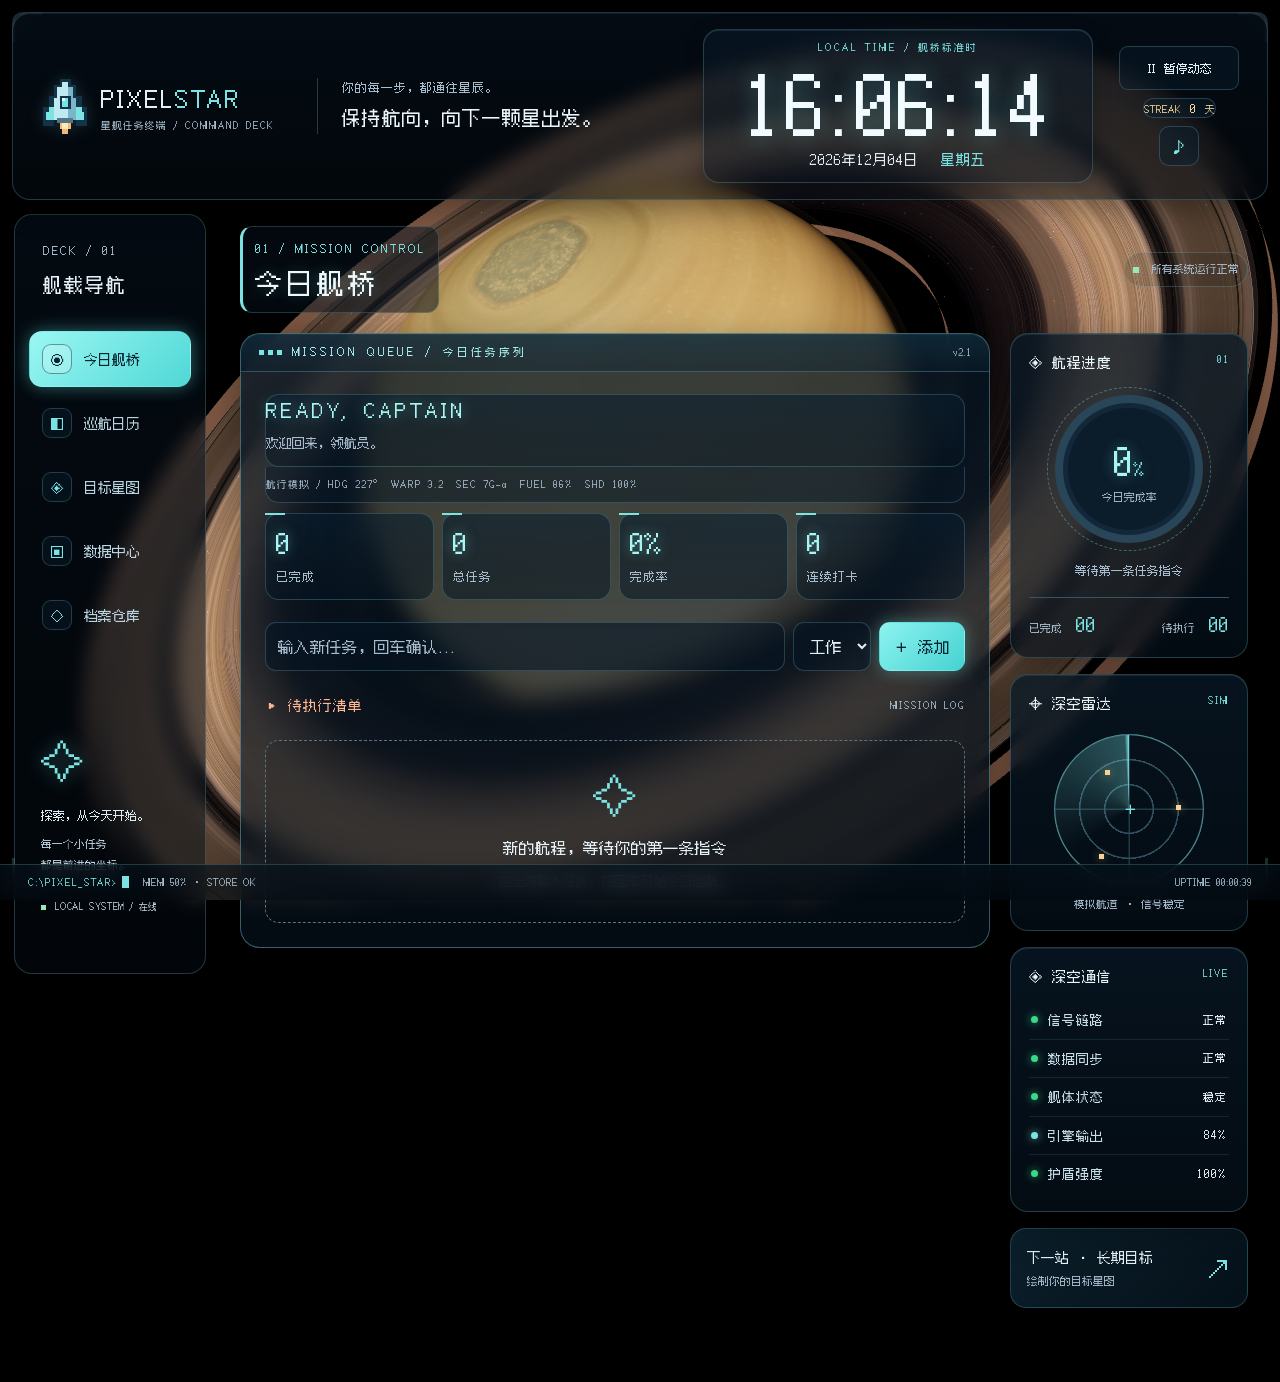
<file: pixel_star_terminal/index.html>
<!DOCTYPE html>
<html lang="zh-CN">
<head>
<meta charset="UTF-8">
<meta name="viewport" content="width=device-width, initial-scale=1.0">
<title>PIXEL STAR · 星舰任务终端</title>




<link rel="stylesheet" href="css/style.css">
<link rel="stylesheet" href="css/cockpit.css">
<link rel="stylesheet" href="css/bridge.css">
<script src="js/startup-guard.js"></script>
<script type="importmap">
{
  "imports": {
    "three": "./vendor/three/three.module.js"
  }
}
</script>

</head>
<body>
<a class="skip-link" href="#main">跳到任务控制台</a>
<canvas id="spaceCanvas" aria-hidden="true"></canvas>
<div class="porthole" aria-hidden="true"><i></i><i></i><i></i><i></i></div>

<div id="boot" class="boot">
  <div class="boot-inner">
    <p class="boot-logo">PIXEL STAR</p>
    <p class="boot-text" id="bootText">SYSTEM BOOTING...</p>
    <div class="boot-bar"><i id="bootBar"></i></div>
  </div>
</div>

<header class="topbar">
  <div class="brand"><span class="brand-mark" aria-hidden="true"><svg class="rocket-logo" viewBox="0 0 32 40" shape-rendering="crispEdges"><path fill="#143349" d="M12 0h8v4h4v8h4v8h4v14h-8v-4h-4v6h-8v-6H8v4H0V20h4v-8h4V4h4z"/><path fill="#bfeaf1" d="M14 2h4v4h4v8h2v16H8V14h2V6h4z"/><path fill="#7ab5c9" d="M18 6h4v8h2v16h-6z"/><path fill="#7be4e2" d="M4 20h4v10H2v-6h2zm20 0h4v4h2v6h-6z"/><path fill="#143349" d="M12 12h8v10h-8z"/><path fill="#73e4e4" d="M14 14h4v6h-4z"/><path fill="#efffff" d="M14 14h2v2h-2z"/><path fill="#547588" d="M10 28h12v4H10z"/><g class="rocket-flame"><path fill="#f6b776" d="M12 32h8v4h-2v4h-4v-4h-2z"/><path fill="#ffe9b7" d="M14 32h4v4h-4z"/></g></svg></span><div class="logo">PIXEL<span class="accent">STAR</span><small>星舰任务终端 / COMMAND DECK</small></div></div>
  <div class="header-motto"><span>你的每一步，都通往星辰。</span><strong>保持航向，向下一颗星出发。</strong></div>
  <div class="command-clock" aria-label="本地日期与时间">
    <span class="clock-caption">LOCAL TIME / 舰桥标准时</span>
    <time id="hudTime" class="command-time" aria-live="off">00:00:00</time>
    <div class="clock-calendar"><span id="chipDate">----年--月--日</span><span id="todayDate">星期一</span></div>
  </div>
  <div class="topbar-right">
    <button class="px-mini motion-toggle" id="motionToggle" aria-pressed="false">Ⅱ 暂停动态</button>
    <span class="chip streak">STREAK <b id="chipStreak">0</b> 天</span>
    <button class="icon-btn" id="soundToggle" title="音效开关">♪</button>
  </div>
</header>

<div class="layout">
  <nav class="side" aria-label="主导航"><div class="nav-caption">DECK / 01<br><span>舰载导航</span></div>
    <button class="nav-btn active" data-view="today"><span class="nav-ico">◉</span>今日舰桥</button>
    <button class="nav-btn" data-view="calendar"><span class="nav-ico">◧</span>巡航日历</button>
    <button class="nav-btn" data-view="goals"><span class="nav-ico">◈</span>目标星图</button>
    <button class="nav-btn" data-view="stats"><span class="nav-ico">▣</span>数据中心</button>
    <button class="nav-btn" data-view="settings"><span class="nav-ico">◇</span>档案仓库</button>
    <div class="side-foot"><div class="ship-badge">✧</div><b>探索，从今天开始。</b><span>每一个小任务<br>都是前进的坐标。</span><i></i> LOCAL SYSTEM / 在线</div>
  </nav>

  <main class="main" id="main" tabindex="-1">
    <div class="deck-heading"><div><span class="eyebrow" id="sectionCode">01 / MISSION CONTROL</span><h2 id="sectionTitle">今日舰桥</h2></div><span class="deck-status"><i class="status-dot"></i> 所有系统运行正常</span></div>

    <!-- ============ 今日舰桥 · 领航员操作面板 ============ -->
    <section class="view active" id="view-today">
      <div class="panel helm-panel">
        <div class="helm-bg" aria-hidden="true">
          <div class="radar"><i class="radar-sweep"></i><i class="blip b1"></i><i class="blip b2"></i></div>
          <span class="coord c1">37.77°N · 122.41°W</span>
          <span class="coord c2">ORBIT SYNCED // 轨道已同步</span>
          <div class="stripes"></div>
        </div>
        <div class="titlebar">
          <span class="tb-btns" aria-hidden="true"><i class="tb-min"></i><i class="tb-max"></i><i class="tb-close"></i></span>
          <span class="tb-title">MISSION QUEUE / 今日任务序列</span>
          <span class="tb-ver">v2.1</span>
        </div>
        <div class="helm-hud">
          <div class="hud-block">
            <span class="hud-title">READY, CAPTAIN</span>
            <span class="hud-sub">欢迎回来，领航员。</span>
          </div>
          <div class="hud-right">
            <div class="eq"><i></i><i></i><i></i><i></i><i></i><i></i><i></i></div>
            <div class="hud-leds"><i class="led on"></i><i class="led on"></i><i class="led blink"></i><i class="led"></i></div>
          </div>
        </div>
        <div class="hud-telemetry" aria-label="模拟航行参数">
          <span>航行模拟 / HDG 227°</span><span>WARP 3.2</span><span>SEC 7G-α</span><span>FUEL 86%</span><span>SHD 100%</span>
          <span class="bridge-msg" id="bridgeMsg">// 今日任务已就绪，等待执行</span>
        </div>
        <div class="scan-sweep"></div>

        <div class="stat-row">
          <div class="stat-box"><span class="stat-num" id="statDone">0</span><span class="stat-label">已完成</span></div>
          <div class="stat-box"><span class="stat-num" id="statTotal">0</span><span class="stat-label">总任务</span></div>
          <div class="stat-box"><span class="stat-num"><span id="statRate">0</span>%</span><span class="stat-label">完成率</span></div>
          <div class="stat-box"><span class="stat-num" id="statStreak">0</span><span class="stat-label">连续打卡</span></div>
        </div>

        <div class="add-row">
          <input type="text" id="taskInput" class="px-input" placeholder="输入新任务，回车确认..." maxlength="60">
          <select id="taskCat" class="px-select"></select>
          <button class="px-btn primary" id="taskAdd">＋ 添加</button>
        </div>

        <div id="overdueWrap" class="hidden">
          <h3 class="sub-title warn">⏰ 逾期任务</h3>
          <ul id="overdueList" class="task-list"></ul>
        </div>

        <h3 class="sub-title">▸ 待执行清单 <span>MISSION LOG</span></h3>
        <ul id="todayList" class="task-list"></ul>
        <div id="todayEmpty" class="empty"><span class="empty-orbit" aria-hidden="true">✧</span><strong>新的航程，等待你的第一条指令</strong><span>在上方输入任务，按回车开始今日巡航。</span></div>
      </div>
      <aside class="flight-rail" aria-label="今日航行概览">
        <section class="instrument"><div class="instrument-title">◈ 航程进度 <span>01</span></div><div class="orbit-meter" id="orbitMeter"><div><strong id="orbitValue">0<span>%</span></strong><small>今日完成率</small></div></div><p id="orbitMessage">等待第一条任务指令</p><div class="mini-divider"></div><div class="instrument-data"><span>已完成 <b id="railDone">00</b></span><span>待执行 <b id="railPending">00</b></span></div></section>
        <section class="instrument scanner"><div class="instrument-title">⌖ 深空雷达 <span>SIM</span></div><div class="radar-display" aria-hidden="true"><i></i><b class="ping p1"></b><b class="ping p2"></b><b class="ping p3"></b><span>＋</span></div><div class="radar-caption">模拟航道 · 信号稳定</div></section>
        <section class="instrument comm"><div class="instrument-title">◈ 深空通信 <span>LIVE</span></div><ul class="comm-list">
          <li><i class="dot ok"></i>信号链路 <b>正常</b></li>
          <li><i class="dot ok"></i>数据同步 <b>正常</b></li>
          <li><i class="dot ok"></i>舰体状态 <b>稳定</b></li>
          <li><i class="dot mid"></i>引擎输出 <b><span id="commEngine">86</span>%</b></li>
          <li><i class="dot ok"></i>护盾强度 <b>100%</b></li>
        </ul></section>
        <button class="route-link" data-route="goals"><span>下一站 · 长期目标<small>绘制你的目标星图</small></span><b>↗</b></button>
      </aside>
    </section>

    <!-- ============ 巡航日历（只读） ============ -->
    <section class="view" id="view-calendar">
      <div class="panel">
        <div class="titlebar">
          <span class="tb-btns" aria-hidden="true"><i class="tb-min"></i><i class="tb-max"></i><i class="tb-close"></i></span>
          <span class="tb-title">CALENDAR.SYS — 巡航日志回放</span>
          <span class="tb-ver">RO</span>
        </div>
        <div class="panel-head">
          <h2>▍巡航日历 <span class="panel-sub">// 计划与回放</span></h2>
          <div class="cal-nav">
            <button class="px-mini" id="calPrev">◀ 上月</button>
            <span class="cal-title" id="calTitle">---- · --</span>
            <button class="px-mini" id="calNext">下月 ▶</button>
            <button class="px-mini" id="calToday">◉ 回到今天</button>
          </div>
        </div>
        <div class="cal-week">
          <span>MON</span><span>TUE</span><span>WED</span><span>THU</span><span>FRI</span><span>SAT</span><span>SUN</span>
        </div>
        <div class="cal-wrap">
          <div class="cal-main">
            <div class="cal-grid" id="calGrid"></div>
          </div>
          <dialog class="cal-side" id="calSide" aria-labelledby="calDetailTitle" aria-describedby="calSub"><div class="holo-code" aria-hidden="true">▰ HOLO-LINK / 日程通讯已建立</div>
            <div class="cs-head">
              <h3 id="calDetailTitle">▸ ----.--.--</h3>
              <button class="t-del" id="calClose" title="收起面板">✕</button>
            </div>
            <div class="cs-sub" id="calSub">// 完成 0/0</div>
            <div class="cs-add">
              <input id="calAddInput" class="px-input" placeholder="提前为这一天制定计划..." maxlength="60">
              <select id="calAddCat" class="px-select"></select>
              <button id="calAddBtn" class="px-btn primary">＋</button>
            </div>
            <ul id="calTaskList" class="task-list"></ul>
            <div id="calEmpty" class="empty">// 这一天没有任务记录</div>
            <div class="holo-foot">ESC 收起 · 更改自动保存</div>
          </dialog>
        </div>
      </div>
    </section>

    <!-- ============ 目标星图 ============ -->
    <section class="view" id="view-goals">
      <div class="panel">
        <div class="titlebar">
          <span class="tb-btns" aria-hidden="true"><i class="tb-min"></i><i class="tb-max"></i><i class="tb-close"></i></span>
          <span class="tb-title">STARMAP.EXE — 长期航线规划</span>
          <span class="tb-ver">v2.1</span>
        </div>
        <div class="panel-head">
          <h2>▍目标星图</h2>
          <button class="px-btn primary" id="goalNew">＋ 新建目标</button>
        </div>

        <div id="goalForm" class="goal-form hidden">
          <input id="goalTitle" class="px-input" placeholder="目标名称，如：六个月内转职前端" maxlength="30">
          <input id="goalDesc" class="px-input" placeholder="一句话描述（可选）" maxlength="60">
          <div class="btn-row">
            <button class="px-btn primary" id="goalCreate">确认</button>
            <button class="px-btn" id="goalCancel">取消</button>
          </div>
        </div>

        <div id="goalList"></div>
        <div id="goalEmpty" class="empty">// 还没有长期目标，点击右上角"新建目标"点亮第一颗星</div>
      </div>
    </section>

    <!-- ============ 数据中心 ============ -->
    <section class="view" id="view-stats">
      <div class="panel">
        <div class="titlebar">
          <span class="tb-btns" aria-hidden="true"><i class="tb-min"></i><i class="tb-max"></i><i class="tb-close"></i></span>
          <span class="tb-title">DATACORE.EXE — 航行数据分析</span>
          <span class="tb-ver">v2.1</span>
        </div>
        <div class="panel-head">
          <h2>▍数据中心</h2>
          <span class="panel-sub">// 航行记录回溯</span>
        </div>

        <div class="stat-grid">
          <div class="card">
            <h3>像素热力图 <span class="dimtxt">· 近 20 周</span></h3>
            <canvas id="heatmap" role="img" aria-label="近20周完成任务热力图；文字数据见完成记录" width="322" height="114"></canvas>
            <div class="heat-legend"><span>少</span><i class="h0"></i><i class="h1"></i><i class="h2"></i><i class="h3"></i><span>多</span></div>
          </div>
          <div class="card">
            <h3>近 30 天完成数 <span class="dimtxt">· 右端为今天</span></h3>
            <canvas id="barchart" role="img" aria-label="近30天完成任务柱状图；文字数据见完成记录" width="560" height="152"></canvas>
          </div>
          <div class="card">
            <h3>任务分布 <span class="dimtxt">· 近 30 天按分类</span></h3>
            <div class="donut-wrap">
              <canvas id="donut" role="img" aria-label="近30天已完成任务分类分布；文字数据见完成记录" width="170" height="170"></canvas>
              <ul id="donutLegend" class="legend"></ul>
            </div>
          </div>
          <div class="card">
            <h3>巡航日志 <span class="dimtxt">· 自动生成</span></h3>
            <div id="logText" class="log-text"></div><details id="accessibleStats"><summary>查看完成记录（文字版）</summary></details>
          </div>
        </div>
      </div>
    </section>

    <!-- ============ 档案仓库 ============ -->
    <section class="view" id="view-settings">
      <div class="panel">
        <div class="titlebar">
          <span class="tb-btns" aria-hidden="true"><i class="tb-min"></i><i class="tb-max"></i><i class="tb-close"></i></span>
          <span class="tb-title">VAULT.SYS — 系统与数据管理</span>
          <span class="tb-ver">v2.1</span>
        </div>
        <div class="panel-head">
          <h2>▍档案仓库</h2>
          <span class="panel-sub">// 系统与数据管理</span>
        </div>

        <div class="set-group">
          <h3>▸ 数据芯片</h3>
          <p class="dimtxt">所有数据保存在本机浏览器中（localStorage），不上传任何服务器。建议定期导出备份，防止清理浏览器时丢失。</p>
          <div class="btn-row">
            <button class="px-btn" id="exportBtn">⇩ 导出备份</button>
            <label class="px-btn file-btn">⇧ 导入备份<input type="file" id="importFile" accept=".json,application/json" hidden></label>
            <button class="px-btn danger" id="resetBtn">✕ 清空数据</button>
          </div>
        </div>

        <div class="set-group">
          <h3>▸ 桌面小组件</h3>
          <p class="dimtxt">打开同目录下的 <b>widget.html</b> 即是桌面小组件：把它拖到屏幕角落、缩到合适大小，再用微软官方 PowerToys 的「始终置顶」（快捷键 <b>Win + Ctrl + T</b>）钉在桌面上，就能随时打勾。请使用同一浏览器打开；直接以本地文件方式打开时，部分浏览器会隔离页面数据，若不同步请使用主控台。</p>
          <button class="px-btn" onclick="window.open('widget.html','_blank')">⇗ 打开小组件</button>
        </div>

        <div class="set-group">
          <h3>▸ 像素字体</h3>
          <p class="dimtxt">已随程序内置原版缝合像素字体，解压后即可离线使用，无需安装或联网。</p>
        </div>

        <div class="set-group">
          <h3>▸ 系统</h3>
          <label class="chk-line"><input type="checkbox" id="soundChk" checked> 8-bit 音效（勾选生效）</label>
          <p class="dimtxt" id="fontStatus">▸ 字体状态：检测中…</p>
          <p class="dimtxt">PIXEL STAR OS v2.1 · 单机离线运行 · 支持桌面与移动端</p>
        </div>
      </div>
    </section>

  </main>
</div>

<footer class="os-bar">
  <span class="os-path">C:\PIXEL_STAR&gt;<i class="cursor"></i></span>
  <span class="os-stat" id="osStat">MEM 42% · STORE OK</span>
  <span class="os-uptime" id="osUptime">UPTIME 00:00:00</span>
</footer>

<div id="banner" class="mission-banner hidden">★ MISSION COMPLETE ★</div>
<div id="toast" role="status" aria-live="polite" class="toast hidden"></div>


<!-- 像素字体安装向导 -->
<div id="fontModal" class="modal-mask hidden">
  <div class="modal">
    <h3>⚠ 像素字体未生效</h3>
    <p class="dimtxt">检测到中文尚未按像素渲染。在线字体源只有西文子集，<b>中文像素字形必须来自本机字体文件</b>。三步搞定（约 1 分钟，之后永久离线可用）：</p>
    <ol class="modal-steps">
      <li>浏览器访问 <b>github.com/TakWolf/fusion-pixel-font</b>，进入 Releases</li>
      <li>下载 <b>fusion-pixel-12px-proportional</b> 开头的 zip 并解压</li>
      <li>右键 <b>fusion-pixel-12px-proportional-zh_hans.ttf</b> →「为所有用户安装」→ 重启浏览器</li>
    </ol>
    <div class="btn-row">
      <button class="px-btn primary" id="fontRecheck">我已安装，重新检测</button>
      <button class="px-btn" id="fontModalClose">稍后再说</button>
    </div>
  </div>
</div>

<script src="js/store.js"></script>
<script src="js/sfx.js"></script>
<script src="js/app.js"></script>
<script src="js/cockpit.js"></script>
<script type="module" src="js/space-scene.js"></script>
<script src="js/accessibility.js"></script>
<script src="js/bridge-ui.js"></script>
</body>
</html>
</file>
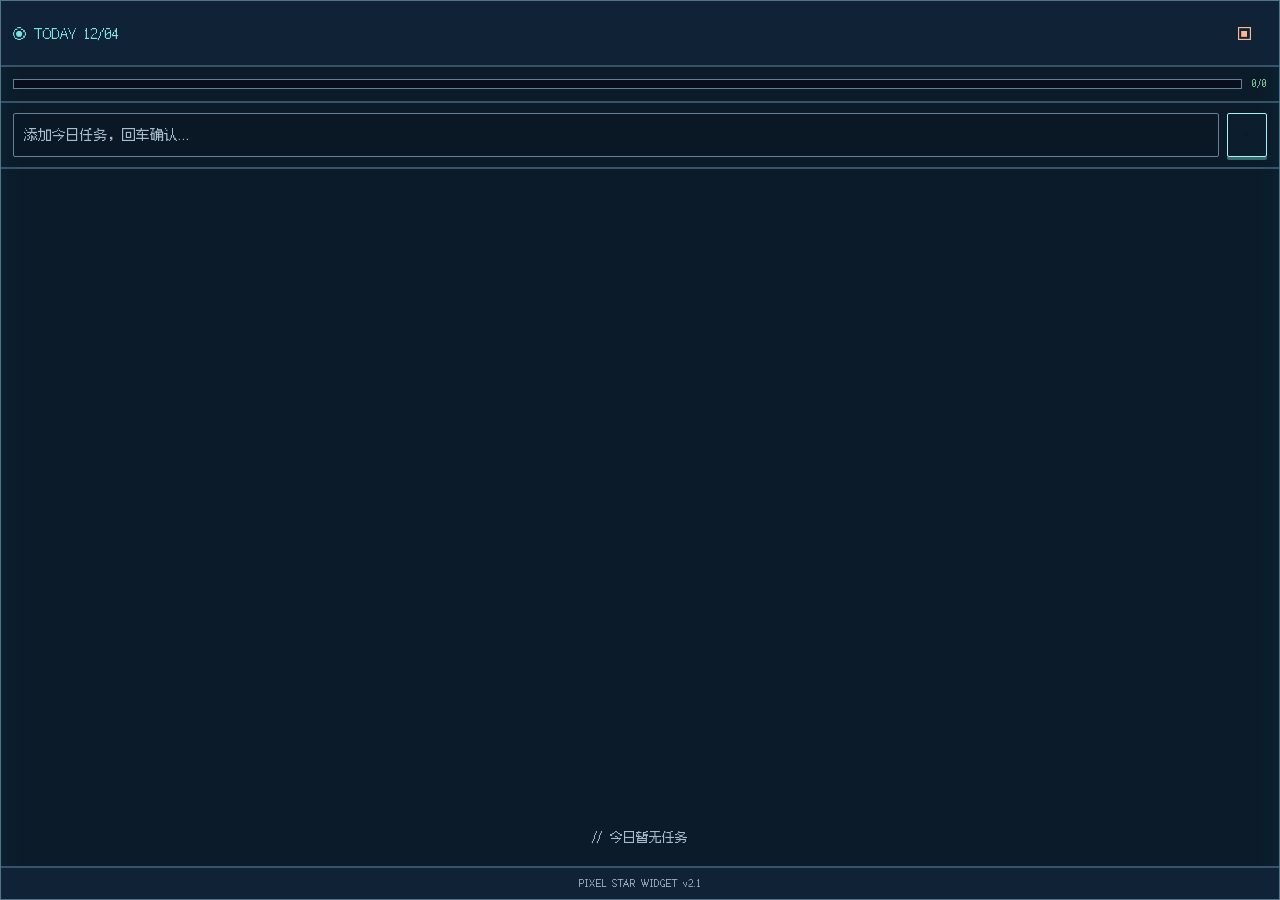
<file: pixel_star_terminal/widget.html>
<!DOCTYPE html>
<html lang="zh-CN">
<head>
<meta charset="UTF-8">
<meta name="viewport" content="width=device-width, initial-scale=1">
<title>PIXEL STAR · 桌面小组件</title>


<link rel="stylesheet" href="css/style.css">
<link rel="stylesheet" href="css/cockpit.css">
</head>
<body class="widget-body">
<div class="w-panel">
  <div class="w-head">
    <span class="w-title">◉ TODAY <span id="wDate">--/--</span></span>
    <a class="w-open" href="index.html" target="_blank" title="打开主控台">▣</a>
  </div>
  <div class="w-prog-row">
    <div class="pbar"><i id="wBar" style="width:0%"></i></div>
    <span class="w-pct" id="wPct">0/0</span>
  </div>
  <div class="w-add">
    <input id="wInput" class="px-input" placeholder="添加今日任务，回车确认..." maxlength="60">
    <button id="wAdd" class="px-btn primary">＋</button>
  </div>
  <ul id="wList" class="w-list"></ul>
  <div id="wEmpty" class="w-empty">// 今日暂无任务</div>
  <div class="w-foot">PIXEL STAR WIDGET v2.1</div>
</div>
<script src="js/store.js"></script>
<script src="js/sfx.js"></script>
<script src="js/widget.js"></script>
<script src="js/accessibility.js"></script></body>
</html>
</file>
<file: pixel_star_terminal/css/style.css>
@font-face{font-family:'Fusion Pixel';src:url('../fonts/fusion-pixel-12px-proportional-zh_hans.ttf') format('truetype');font-display:swap;}
/* ============================================================
   PIXEL STAR OS v1.2 · 像素科幻风样式（大字版 II · OS 化）
   ============================================================ */

/* ---------- 中文字体：缝合像素字体（多源回退） ---------- */



:root{
  --bg:#070812;
  --panel:#0c0f1f;
  --panel2:#10142b;
  --line:#1e2547;
  --cyan:#00f0ff;
  --mag:#ff3ea5;
  --green:#39ff6a;
  --yellow:#ffd23e;
  --red:#ff5470;
  --purple:#9d6bff;
  --text:#c9d6ff;
  --dim:#5a6a9e;
  --en:'Press Start 2P','Fusion Pixel',monospace;
  --cn:'Fusion Pixel 12px Proportional zh_hans','Fusion Pixel 12px Mono latin','Fusion Pixel SC','Fusion Pixel','Press Start 2P','Microsoft YaHei',monospace;
}

*{ box-sizing:border-box; margin:0; padding:0; }
html,body{ height:100%; }

body{
  background:var(--bg);
  color:var(--text);
  font-family:var(--cn);
  font-size:17px;
  overflow-x:hidden;
  background-image:
    linear-gradient(rgba(0,240,255,.032) 1px, transparent 1px),
    linear-gradient(90deg, rgba(0,240,255,.032) 1px, transparent 1px),
    radial-gradient(ellipse at 20% -10%, rgba(0,240,255,.06), transparent 55%),
    radial-gradient(ellipse at 90% 110%, rgba(255,62,165,.06), transparent 50%);
  background-size:32px 32px, 32px 32px, auto, auto;
}

::selection{ background:var(--cyan); color:#000; }
::-webkit-scrollbar{ width:14px; height:14px; }
::-webkit-scrollbar-track{ background:#0a0d1c; }
::-webkit-scrollbar-thumb{ background:#232c55; border:3px solid #0a0d1c; }
::-webkit-scrollbar-thumb:hover{ background:var(--cyan); }

button,input,select{ font-family:var(--cn); font-size:16px; color:var(--text); }
.hidden{ display:none !important; }

/* ---------- CRT 扫描线 + 暗角 ---------- */
body::after{
  content:''; position:fixed; inset:0; pointer-events:none; z-index:9000;
  background:repeating-linear-gradient(0deg, rgba(0,0,0,.13) 0 1px, transparent 1px 3px);
}
body::before{
  content:''; position:fixed; inset:0; pointer-events:none; z-index:9001;
  background:radial-gradient(ellipse at center, transparent 55%, rgba(0,0,10,.5));
}

/* ---------- 星空 ---------- */
.stars{ position:fixed; inset:0; z-index:0; pointer-events:none; }
.star{ position:absolute; background:#8fd8ff; opacity:.2; animation:twinkle 3s steps(2) infinite; }
.star:nth-child(3n){ background:var(--mag); }
.star:nth-child(7n){ background:var(--yellow); }
@keyframes twinkle{ 0%,100%{ opacity:.15; } 50%{ opacity:.9; } }

/* ---------- 开机画面（OS 启动序列） ---------- */
.boot{ position:fixed; inset:0; background:#05060f; z-index:9999; display:flex; align-items:center; justify-content:center; transition:opacity .5s; }
.boot.gone{ opacity:0; }
.boot-logo{
  font-family:var(--en); color:var(--cyan); font-size:28px; letter-spacing:2px;
  text-shadow:0 0 12px var(--cyan); margin-bottom:22px;
  animation:flicker 1.4s steps(2) infinite;
}
.boot-text{ color:var(--dim); font-size:16px; min-height:22px; }
.boot-text::after{ content:'▌'; animation:blink 1s steps(1) infinite; color:var(--cyan); }
.boot-bar{ width:300px; height:14px; border:2px solid var(--line); background:#0a0d1c; margin-top:22px; }
.boot-bar i{ display:block; height:100%; width:0; background:repeating-linear-gradient(90deg, var(--cyan) 0 6px, rgba(0,240,255,.35) 6px 8px); transition:width .3s steps(6); box-shadow:0 0 10px rgba(0,240,255,.4); }
@keyframes blink{ 50%{ opacity:0; } }
@keyframes flicker{ 0%,90%{opacity:1} 92%{opacity:.35} 94%{opacity:1} 97%{opacity:.55} 100%{opacity:1} }

/* ---------- 顶栏 ---------- */
.topbar{
  position:relative; z-index:2;
  display:flex; justify-content:space-between; align-items:center;
  padding:16px 24px; border-bottom:2px solid var(--line);
  background:rgba(9,11,24,.85); backdrop-filter:blur(4px);
}
.logo{ font-family:var(--en); font-size:17px; letter-spacing:1px; }
.logo .accent{ color:var(--cyan); text-shadow:0 0 10px var(--cyan); }
.topbar-right{ display:flex; gap:10px; align-items:center; }
.chip{ border:2px solid var(--line); padding:8px 12px; font-size:14px; color:var(--dim); background:var(--panel); }
.chip.streak{ color:var(--yellow); border-color:rgba(255,210,62,.4); }
.chip.streak b{ font-family:var(--en); font-size:12px; margin:0 4px; }
.icon-btn{
  width:38px; height:38px; border:2px solid var(--line); background:var(--panel);
  color:var(--cyan); cursor:pointer; box-shadow:3px 3px 0 #000; transition:.1s;
}
.icon-btn:hover{ border-color:var(--cyan); box-shadow:0 0 10px rgba(0,240,255,.35),3px 3px 0 #000; }
.icon-btn:active{ transform:translate(2px,2px); box-shadow:1px 1px 0 #000; }
.icon-btn.off{ color:var(--dim); text-decoration:line-through; }

/* ---------- 布局 ---------- */
.layout{ position:relative; z-index:1; display:flex; min-height:calc(100vh - 105px); }
.side{
  width:200px; flex:none; border-right:2px solid var(--line); padding:20px 16px;
  display:flex; flex-direction:column; gap:8px; background:rgba(9,11,24,.6);
}
.nav-btn{
  display:flex; align-items:center; gap:12px; padding:13px 14px;
  background:transparent; border:2px solid transparent; color:var(--dim);
  cursor:pointer; text-align:left; transition:.12s; position:relative; font-size:15px;
}
.nav-btn .nav-ico{ font-size:14px; width:18px; text-align:center; }
.nav-btn:hover{ color:var(--cyan); border-color:var(--line); background:var(--panel); transform:translateX(4px); }
.nav-btn:hover::before{ content:'▶'; position:absolute; left:-12px; color:var(--cyan); font-size:9px; }
.nav-btn.active{
  color:#000; background:var(--cyan); border-color:var(--cyan); font-weight:bold;
  box-shadow:0 0 14px rgba(0,240,255,.45), 3px 3px 0 #000;
}
.side-foot{ margin-top:auto; font-family:var(--en); font-size:8px; color:#2a3560; text-align:center; padding-top:14px; }

.main{ flex:1; padding:24px; max-width:1180px; }
.view{ display:none; animation:viewin .25s steps(6); }
.view.active{ display:block; }
@keyframes viewin{ from{ opacity:0; transform:translateY(8px); } to{ opacity:1; transform:none; } }

/* ---------- 面板 + OS 窗口标题栏 ---------- */
.panel{
  border:2px solid var(--line); background:var(--panel); padding:24px;
  box-shadow:0 0 0 2px #05060f, 6px 6px 0 rgba(0,0,0,.55);
  position:relative;
  transition:box-shadow .2s;
}
.panel:hover{
  box-shadow:0 0 18px rgba(0,240,255,.07), 0 0 0 2px #05060f, 6px 6px 0 rgba(0,0,0,.55);
}
.panel::before{
  content:''; position:absolute; top:-2px; left:-2px; width:12px; height:12px;
  border-top:2px solid var(--cyan); border-left:2px solid var(--cyan); z-index:3;
}
.panel::after{
  content:''; position:absolute; bottom:-2px; right:-2px; width:12px; height:12px;
  border-bottom:2px solid var(--cyan); border-right:2px solid var(--cyan); z-index:3;
}

.titlebar{
  display:flex; align-items:center; gap:12px;
  background:linear-gradient(180deg, #141b3a, #0d1126);
  border:2px solid var(--line); border-bottom:none;
  padding:9px 12px; margin:-24px -24px 22px;
}
.tb-btns{ display:flex; gap:6px; }
.tb-btns i{
  width:13px; height:13px; border:2px solid #000; cursor:pointer; transition:.1s;
  background:#2a3560;
}
.tb-btns i:nth-child(3){ background:#5a2436; }
.tb-btns i:hover{ filter:brightness(1.8); box-shadow:0 0 8px rgba(0,240,255,.5); }
.tb-btns i:active{ transform:translate(1px,1px); }
.tb-title{
  font-family:var(--en); font-size:10px; color:var(--cyan);
  letter-spacing:2px; flex:1; text-align:center;
}
.tb-ver{ font-family:var(--en); font-size:8px; color:var(--dim); }

.panel.shake{ animation:shake .3s steps(4); }
@keyframes shake{ 25%{ transform:translateX(-5px);} 50%{ transform:translateX(5px);} 75%{ transform:translateX(-3px);} }

.panel-head{ display:flex; justify-content:space-between; align-items:center; margin-bottom:20px; gap:14px; flex-wrap:wrap; }
.panel-head h2{ font-size:20px; color:var(--cyan); text-shadow:0 0 8px rgba(0,240,255,.5); letter-spacing:1px; }
.panel-sub{ font-size:14px; color:var(--dim); }
.px-date{ font-family:var(--en); font-size:13px; color:var(--mag); }

/* ============================================================
   今日舰桥 · 领航员操作面板 HUD
   ============================================================ */
.helm-panel{ overflow:hidden; }

.helm-hud{
  display:flex; justify-content:space-between; align-items:center; gap:16px;
  border:2px solid var(--line); background:linear-gradient(180deg, #0e1226, #0a0d1c);
  padding:14px 16px; margin-bottom:4px; position:relative; flex-wrap:wrap;
}
.hud-block{ display:flex; flex-direction:column; gap:6px; }
.hud-title{
  font-family:var(--en); font-size:14px; color:var(--cyan);
  text-shadow:0 0 10px var(--cyan); letter-spacing:2px;
}
.hud-sub{ font-size:14px; color:var(--dim); }
.hud-clock{ display:flex; flex-direction:column; align-items:center; gap:6px; }
.hud-time{
  font-family:var(--en); font-size:17px; color:var(--green);
  text-shadow:0 0 10px rgba(57,255,106,.6); letter-spacing:2px;
}
.hud-right{ display:flex; align-items:center; gap:16px; }

.hud-leds{ display:flex; gap:8px; }
.led{ width:12px; height:12px; background:#1c2340; border:2px solid #000; box-shadow:inset 0 0 4px #000; }
.led.on{ background:var(--green); box-shadow:0 0 8px var(--green); }
.led.blink{ background:var(--yellow); box-shadow:0 0 8px var(--yellow); animation:ledblink 1s steps(1) infinite; }
@keyframes ledblink{ 50%{ background:#3a2f10; box-shadow:none; } }

.eq{ display:flex; gap:3px; align-items:flex-end; height:22px; }
.eq i{ width:6px; background:var(--cyan); animation:eq 1.1s steps(3) infinite; transform-origin:bottom; }
.eq i:nth-child(1){ height:55%; animation-delay:0s; }
.eq i:nth-child(2){ height:90%; animation-delay:.15s; }
.eq i:nth-child(3){ height:70%; animation-delay:.3s; }
.eq i:nth-child(4){ height:100%; animation-delay:.45s; }
.eq i:nth-child(5){ height:60%; animation-delay:.6s; }
.eq i:nth-child(6){ height:85%; animation-delay:.75s; }
.eq i:nth-child(7){ height:45%; animation-delay:.9s; }
@keyframes eq{ 0%,100%{ transform:scaleY(.35); } 50%{ transform:scaleY(1); } }

.hud-telemetry{
  display:flex; gap:22px; align-items:center; flex-wrap:wrap;
  font-size:14px; color:var(--dim); letter-spacing:1px;
  border:2px solid var(--line); border-top:none; background:var(--panel2);
  padding:10px 16px; margin-bottom:20px;
}
.hud-telemetry span{ white-space:nowrap; }
.bridge-msg{ margin-left:auto; color:var(--cyan); font-size:14px; }

.scan-sweep{
  position:absolute; left:0; right:0; height:52px; top:-52px; pointer-events:none;
  background:linear-gradient(180deg, transparent, rgba(0,240,255,.06), transparent);
  animation:sweep 5s linear infinite;
}
@keyframes sweep{ to{ top:100%; } }

/* ---------- 统计小格 ---------- */
.stat-row{ display:grid; grid-template-columns:repeat(4,1fr); gap:14px; margin-bottom:20px; }
.stat-box{
  border:2px solid var(--line); background:var(--panel2); padding:16px 12px;
  text-align:center; position:relative; transition:.15s;
}
.stat-box:hover{ border-color:var(--cyan); box-shadow:0 0 12px rgba(0,240,255,.2); transform:translateY(-3px); }
.stat-num{
  display:block; font-family:var(--en); font-size:26px; color:var(--cyan);
  text-shadow:0 0 8px rgba(0,240,255,.6); margin-bottom:8px;
}
.stat-label{ font-size:13px; color:var(--dim); letter-spacing:3px; }

/* ---------- 输入与按钮 ---------- */
.add-row{ display:flex; gap:12px; margin-bottom:20px; flex-wrap:wrap; }
.px-input{
  flex:1; min-width:200px; background:#0a0d1c; border:2px solid var(--line);
  padding:12px 14px; outline:none; transition:.15s; font-size:16px;
}
.px-input:focus{ border-color:var(--cyan); box-shadow:0 0 12px rgba(0,240,255,.25); background:#0c1126; }
.px-input::placeholder{ color:#3a4670; }
.px-select{
  background:#0a0d1c; border:2px solid var(--line); padding:12px; outline:none; cursor:pointer; font-size:16px;
}
.px-select:hover,.px-select:focus{ border-color:var(--cyan); }
.px-btn{
  background:var(--panel2); border:2px solid var(--cyan); color:var(--cyan);
  padding:12px 18px; cursor:pointer; box-shadow:3px 3px 0 #000; transition:.1s; font-size:16px;
}
.px-btn:hover{ background:var(--cyan); color:#000; box-shadow:0 0 12px rgba(0,240,255,.5),3px 3px 0 #000; }
.px-btn:active{ transform:translate(2px,2px); box-shadow:1px 1px 0 #000; }
.px-btn.primary{ background:var(--cyan); color:#000; font-weight:bold; }
.px-btn.primary:hover{ background:#7dfcff; box-shadow:0 0 16px rgba(0,240,255,.7),3px 3px 0 #000; }
.px-btn.danger{ border-color:var(--red); color:var(--red); }
.px-btn.danger:hover{ background:var(--red); color:#000; box-shadow:0 0 12px rgba(255,84,112,.5),3px 3px 0 #000; }
.px-mini{
  background:transparent; border:2px solid var(--dim); color:var(--dim);
  padding:5px 10px; font-size:13px; cursor:pointer; transition:.1s; flex:none;
}
.px-mini:hover{ border-color:var(--cyan); color:var(--cyan); box-shadow:0 0 8px rgba(0,240,255,.3); }

/* ---------- 任务列表 ---------- */
.sub-title{ font-size:15px; color:var(--mag); margin:18px 0 12px; letter-spacing:2px; }
.sub-title.warn{ color:var(--yellow); }
.task-list{ list-style:none; display:flex; flex-direction:column; gap:10px; }
.task{
  display:flex; align-items:center; gap:14px; padding:14px;
  border:2px solid var(--line); background:var(--panel2);
  cursor:pointer; position:relative; transition:.15s; user-select:none; font-size:16px;
}
.task:hover{
  border-color:var(--cyan);
  box-shadow:0 0 12px rgba(0,240,255,.2), inset 0 0 20px rgba(0,240,255,.04);
  transform:translateX(6px);
}
.task:hover .t-del{ opacity:1; }
.t-idx{ font-family:var(--en); font-size:9px; color:#3a4670; flex:none; letter-spacing:1px; }
.task:hover .t-idx{ color:var(--cyan); }
.chk{
  width:20px; height:20px; border:2px solid var(--cyan); flex:none;
  position:relative; background:#0a0d1c; transition:.15s;
}
.task:hover .chk{ box-shadow:0 0 8px rgba(0,240,255,.5); }
.t-title{ flex:1; line-height:1.6; word-break:break-all; }
.t-cat{
  font-size:11px; color:var(--purple); border:1px solid rgba(157,107,255,.45);
  padding:3px 7px; flex:none; letter-spacing:1px;
}
.t-del{
  opacity:0; background:none; border:none; color:var(--dim); cursor:pointer;
  font-size:15px; padding:2px 6px; transition:.1s; flex:none;
}
.t-del:hover{ color:var(--red); text-shadow:0 0 8px var(--red); }

/* 完成态：底框变绿 + 渐变底色 + 划线 */
.task.done{
  border-color:rgba(57,255,106,.55);
  background:linear-gradient(90deg, rgba(57,255,106,.14), rgba(57,255,106,.03) 60%, transparent);
}
.task.done:hover{ box-shadow:0 0 12px rgba(57,255,106,.2); transform:translateX(6px); }
.task.done .chk{ border-color:var(--green); background:var(--green); box-shadow:0 0 10px var(--green); }
.task.done .chk::after{ content:''; position:absolute; inset:3px; background:#05060f; }
.task.done .t-title{ color:var(--dim); text-decoration:line-through; text-decoration-color:rgba(57,255,106,.6); }
.task.done .t-cat{ opacity:.5; }
.task.done .t-idx{ color:rgba(57,255,106,.5); }
.task.just-done{ animation:donedash .45s steps(4); }
@keyframes donedash{
  0%{ box-shadow:0 0 0 rgba(57,255,106,0); }
  40%{ box-shadow:0 0 26px rgba(57,255,106,.9); border-color:var(--green); }
  100%{ box-shadow:0 0 12px rgba(57,255,106,.2); }
}

/* 只读任务（日历详情用）：可以看，不能改 */
.task.ro{ cursor:default; }
.task.ro:hover{
  transform:none; border-color:var(--line);
  box-shadow:none;
}
.task.ro:hover .chk{ box-shadow:none; }
.task.ro:hover .t-idx{ color:#3a4670; }
.task.ro.done:hover .t-idx{ color:rgba(57,255,106,.5); }

/* ============================================================
   巡航日历（只读）
   ============================================================ */
.cal-nav{ display:flex; gap:10px; align-items:center; flex-wrap:wrap; }
.cal-title{ font-family:var(--en); font-size:14px; color:var(--cyan); text-shadow:0 0 8px rgba(0,240,255,.5); min-width:110px; text-align:center; }
.cal-week{ display:grid; grid-template-columns:repeat(7,1fr); gap:8px; margin-bottom:8px; }
.cal-week span{ font-family:var(--en); font-size:9px; color:var(--dim); text-align:center; letter-spacing:1px; }
.cal-week span:nth-child(6),.cal-week span:nth-child(7){ color:#7a5a86; }
.cal-grid{ display:grid; grid-template-columns:repeat(7,1fr); gap:8px; }
.cal-cell{
  border:2px solid var(--line); background:var(--panel2); min-height:96px;
  padding:9px; cursor:pointer; position:relative; transition:.12s;
}
.cal-cell:hover{
  border-color:var(--cyan); transform:translateY(-3px);
  box-shadow:0 0 12px rgba(0,240,255,.25);
}
.cal-cell.dim{ opacity:.32; cursor:default; }
.cal-cell.dim:hover{ transform:none; border-color:var(--line); box-shadow:none; }
.cal-cell.alldone{ border-color:rgba(57,255,106,.5); }
.cal-cell.late{ border-left:4px solid var(--red); }
.cal-cell.today{ border-color:var(--mag); box-shadow:0 0 12px rgba(255,62,165,.35); }
.cal-cell.sel{
  border-color:var(--cyan); background:#0e1430;
  box-shadow:0 0 0 2px rgba(0,240,255,.25), 0 0 14px rgba(0,240,255,.3);
}
.cal-num{ font-family:var(--en); font-size:12px; color:var(--text); }
.cal-cell.today .cal-num{ color:var(--mag); }
.cal-tag{
  position:absolute; top:6px; right:6px; font-family:var(--en); font-size:7px;
  color:var(--mag); border:1px solid var(--mag); padding:2px 3px;
}
.cal-badges{ position:absolute; bottom:6px; right:6px; display:flex; gap:4px; }
.cal-badges i{
  font-family:var(--en); font-style:normal; font-size:9px; padding:2px 4px;
  border:1px solid;
}
.b-done{ color:var(--green); border-color:rgba(57,255,106,.5); background:rgba(57,255,106,.08); }
.b-pend{ color:var(--yellow); border-color:rgba(255,210,62,.5); background:rgba(255,210,62,.08); }

.cal-detail{ margin-top:22px; border-top:2px dashed var(--line); padding-top:16px; }
.cal-detail h3{ font-size:15px; color:var(--cyan); margin-bottom:14px; letter-spacing:1px; }

/* ============================================================
   目标星图
   ============================================================ */
.goal-form{
  display:flex; gap:12px; flex-wrap:wrap; margin-bottom:18px; padding:16px;
  border:2px dashed var(--line); background:rgba(0,240,255,.03);
}
#goalList{ display:flex; flex-direction:column; gap:16px; }
.goal-card{
  border:2px solid var(--line); background:var(--panel2); padding:18px;
  transition:.15s; position:relative;
}
.goal-card:hover{ border-color:rgba(157,107,255,.6); box-shadow:0 0 14px rgba(157,107,255,.15); }
.gc-head{ display:flex; align-items:flex-start; gap:12px; margin-bottom:14px; }
.gc-ico{ font-size:22px; color:var(--purple); text-shadow:0 0 10px var(--purple); flex:none; margin-top:2px; }
.gc-ico.lit{ color:var(--green); text-shadow:0 0 12px var(--green); }
.gc-info{ flex:1; }
.gc-info h3{ font-size:18px; }
.gc-desc{ font-size:14px; color:var(--dim); margin-top:5px; }
.gc-pct{ font-family:var(--en); font-size:14px; color:var(--cyan); flex:none; }
.gc-del{ opacity:.4; }
.gc-del:hover{ opacity:1; }
.pbar{ height:14px; border:2px solid var(--line); background:#0a0d1c; overflow:hidden; }
.pbar > i{
  display:block; height:100%;
  background:repeating-linear-gradient(90deg, var(--cyan) 0 6px, rgba(0,240,255,.35) 6px 8px);
  transition:width .3s steps(8);
  box-shadow:0 0 10px rgba(0,240,255,.5);
}
.ms-list{ list-style:none; display:flex; flex-direction:column; gap:8px; margin:14px 0; }
.ms{
  display:flex; align-items:center; gap:12px; padding:10px 12px;
  border:1px solid transparent; cursor:pointer; transition:.12s; font-size:16px;
}
.ms:hover{ border-color:var(--line); background:rgba(255,255,255,.02); transform:translateX(4px); }
.ms:hover .t-del{ opacity:1; }
.ms .chk{ width:16px; height:16px; }
.ms.done .chk{ background:var(--green); border-color:var(--green); box-shadow:0 0 8px var(--green); }
.ms.done .t-title{ color:var(--dim); text-decoration:line-through; }
.gc-foot{ display:flex; gap:12px; flex-wrap:wrap; align-items:center; }
.ms-input{ flex:1; min-width:180px; padding:10px 12px; }
.send-row{ display:flex; gap:8px; flex:1; min-width:240px; }
.send-input{ flex:1; padding:10px 12px; }

/* 细分任务 · 自动排期 */
.sub-block{
  margin-top:14px; border:2px dashed rgba(157,107,255,.35);
  background:rgba(157,107,255,.03); padding:14px;
}
.sub-title2{ font-size:14px; color:var(--purple); letter-spacing:2px; margin-bottom:10px; }
.sub-item{
  display:flex; align-items:center; gap:12px; padding:9px 10px;
  border:1px solid transparent; font-size:15px; transition:.12s;
}
.sub-item:hover{ border-color:var(--line); background:rgba(255,255,255,.02); transform:translateX(4px); }
.sub-item:hover .t-del{ opacity:1; }
.sub-ico{ color:var(--purple); flex:none; font-size:13px; }
.sub-meta{ font-size:13px; color:var(--dim); flex:none; }
.sub-form{ display:flex; flex-direction:column; gap:10px; margin-top:10px; }
.sub-opts{ display:flex; gap:10px; align-items:center; flex-wrap:wrap; }
.sub-times-wrap{ display:flex; align-items:center; gap:6px; font-size:14px; color:var(--dim); }
.sub-times{ width:64px; min-width:64px; flex:none; padding:10px; text-align:center; }

/* ============================================================
   数据中心
   ============================================================ */
.stat-grid{ display:grid; grid-template-columns:1fr 1fr; gap:18px; }
.card{ border:2px solid var(--line); background:var(--panel2); padding:18px; min-height:200px; transition:.15s; }
.card:hover{ border-color:rgba(0,240,255,.4); }
.card h3{ font-size:15px; color:var(--yellow); margin-bottom:16px; letter-spacing:1px; }
.card canvas{ image-rendering:pixelated; display:block; }
.heat-legend{ display:flex; gap:6px; align-items:center; margin-top:12px; font-size:13px; color:var(--dim); }
.heat-legend i{ width:13px; height:13px; display:inline-block; }
.heat-legend .h0{ background:#141a33; } .heat-legend .h1{ background:#0e4b57; }
.heat-legend .h2{ background:#00b8cc; } .heat-legend .h3{ background:#00f0ff; }
.donut-wrap{ display:flex; gap:18px; align-items:center; }
.legend{ list-style:none; font-size:14px; display:flex; flex-direction:column; gap:8px; }
.legend li{ display:flex; align-items:center; gap:8px; }
.legend i{ width:11px; height:11px; flex:none; }
.log-text{ font-size:15px; line-height:2.1; }
.log-text b{ color:var(--cyan); }
.dimtxt{ color:var(--dim); font-size:14px; }

/* ---------- 档案仓库 ---------- */
.set-group{ border:2px solid var(--line); background:var(--panel2); padding:18px; margin-bottom:16px; }
.set-group h3{ font-size:15px; color:var(--yellow); margin-bottom:12px; letter-spacing:1px; }
.set-group p{ margin-bottom:14px; line-height:1.9; }
.btn-row{ display:flex; gap:12px; flex-wrap:wrap; }
.file-btn{ display:inline-block; }
.chk-line{ display:flex; align-items:center; gap:12px; cursor:pointer; margin-bottom:14px; font-size:16px; }
.chk-line input{
  appearance:none; width:20px; height:20px; border:2px solid var(--cyan);
  background:#0a0d1c; cursor:pointer; flex:none;
}
.chk-line input:checked{ background:var(--green); border-color:var(--green); box-shadow:0 0 8px var(--green); }

/* ---------- 空状态 ---------- */
.empty{ border:2px dashed var(--line); padding:30px; text-align:center; color:var(--dim); font-size:15px; margin-top:12px; }

/* ---------- MISSION COMPLETE 横幅 ---------- */
.mission-banner{
  position:fixed; top:20%; left:50%; transform:translateX(-50%); z-index:9500;
  background:#05060f; border:3px solid var(--green); color:var(--green);
  font-family:var(--en); font-size:20px; padding:20px 34px; letter-spacing:2px;
  box-shadow:0 0 40px rgba(57,255,106,.5), 6px 6px 0 #000;
  text-shadow:0 0 12px var(--green); white-space:nowrap;
  animation:bannerin .3s steps(5);
}
@keyframes bannerin{
  from{ transform:translateX(-50%) scale(.6); opacity:0; }
  to{ transform:translateX(-50%) scale(1); opacity:1; }
}

/* ---------- OS 系统提示 toast ---------- */
.toast{
  position:fixed; bottom:56px; left:24px; z-index:9600;
  background:#05060f; border:2px solid var(--red); color:var(--red);
  font-size:14px; padding:10px 16px;
  box-shadow:0 0 16px rgba(255,84,112,.4), 4px 4px 0 #000;
  animation:toastin .22s steps(4);
}
@keyframes toastin{ from{ transform:translateY(10px); opacity:0; } to{ transform:none; opacity:1; } }

/* ---------- 底部系统任务栏 ---------- */
.os-bar{
  position:fixed; left:0; right:0; bottom:0; z-index:8000;
  display:flex; align-items:center; gap:24px;
  background:rgba(9,11,24,.92); border-top:2px solid var(--line);
  padding:9px 24px; font-size:13px; color:var(--dim);
  backdrop-filter:blur(4px);
}
.os-path{ font-family:var(--en); font-size:9px; color:var(--cyan); letter-spacing:1px; }
.os-path .cursor{
  display:inline-block; width:7px; height:12px; background:var(--cyan);
  margin-left:5px; vertical-align:-2px; animation:blink 1s steps(1) infinite;
}
.os-stat{ font-family:var(--en); font-size:8px; }
.os-uptime{ margin-left:auto; font-family:var(--en); font-size:8px; color:var(--green); }

/* ============================================================
   桌面小组件 WIDGET 模式
   ============================================================ */
.widget-body{ background:#05060f; font-size:14px; overflow:hidden; }
.w-panel{
  border:2px solid var(--cyan); background:var(--panel); height:100vh;
  display:flex; flex-direction:column;
  box-shadow:inset 0 0 30px rgba(0,240,255,.06);
}
.w-head{
  display:flex; justify-content:space-between; align-items:center;
  padding:10px 12px; border-bottom:2px solid var(--line); background:var(--panel2); flex:none;
}
.w-title{ font-family:var(--en); font-size:11px; color:var(--cyan); text-shadow:0 0 8px var(--cyan); }
.w-open{ color:var(--mag); text-decoration:none; font-size:14px; padding:2px 6px; border:1px solid transparent; transition:.1s; }
.w-open:hover{ border-color:var(--mag); box-shadow:0 0 8px rgba(255,62,165,.4); }
.w-prog-row{ display:flex; gap:10px; align-items:center; padding:10px 12px; border-bottom:2px solid var(--line); flex:none; }
.w-prog-row .pbar{ flex:1; }
.w-pct{ font-family:var(--en); font-size:9px; color:var(--green); flex:none; }
.w-add{ display:flex; gap:8px; padding:10px 12px; border-bottom:2px solid var(--line); flex:none; }
.w-add .px-input{ padding:8px 10px; font-size:14px; min-width:0; }
.w-add .px-btn{ padding:8px 12px; font-size:14px; }
.w-list{ list-style:none; flex:1; overflow-y-auto; padding:10px 12px; display:flex; flex-direction:column; gap:6px; }
.w-task{ padding:9px 10px; font-size:14px; }
.w-task .t-del{ opacity:.4; }
.w-task .t-del:hover{ opacity:1; }
.w-empty{ padding:20px; text-align:center; color:var(--dim); font-size:13px; }
.w-foot{
  padding:8px; text-align:center; font-family:var(--en); font-size:7px;
  color:#2a3560; border-top:2px solid var(--line); background:var(--panel2); flex:none;
}


/* ============================================================
   v1.3 更新：字体多源 + 日历格子清单 & 侧边回放面板 + 舰桥雷达背景
   ============================================================ */


/* ---------- 日历：格子内清单 + 侧边半透明面板 ---------- */
.cal-wrap{ display:flex; gap:18px; align-items:stretch; }
.cal-main{ flex:1; min-width:0; }
.cal-cell{ min-height:132px; background:rgba(16,20,43,.55); }
.cal-tasks{ list-style:none; margin-top:6px; display:flex; flex-direction:column; gap:3px; }
.ct{
  font-size:12px; line-height:1.4; color:var(--text);
  padding:2px 6px; border-left:3px solid rgba(0,240,255,.55);
  background:rgba(0,240,255,.05);
  white-space:nowrap; overflow:hidden; text-overflow:ellipsis;
}
.ct.done{ color:var(--dim); border-left-color:rgba(57,255,106,.6); background:rgba(57,255,106,.05); text-decoration:line-through; }
.cal-more{ position:absolute; bottom:6px; right:8px; font-family:var(--en); font-size:8px; color:var(--yellow); }

.cal-side{
  width:0; flex:none; overflow:hidden; opacity:0;
  border:2px solid rgba(0,240,255,.45);
  background:rgba(9,12,26,.72);
  backdrop-filter:blur(8px);
  box-shadow:0 0 24px rgba(0,240,255,.15), inset 0 0 30px rgba(0,240,255,.05);
  position:relative; align-self:stretch;
  transition:width .28s steps(8), opacity .2s, padding .28s steps(8);
}
.cal-side.open{ width:300px; opacity:1; padding:16px 14px; }
.cal-side::before{ content:''; position:absolute; top:-2px; left:-2px; width:10px; height:10px; border-top:2px solid var(--cyan); border-left:2px solid var(--cyan); }
.cal-side::after{ content:''; position:absolute; bottom:-2px; right:-2px; width:10px; height:10px; border-bottom:2px solid var(--cyan); border-right:2px solid var(--cyan); }
.cs-head{ display:flex; justify-content:space-between; align-items:center; margin-bottom:6px; }
.cs-head h3{ font-size:14px; color:var(--cyan); letter-spacing:1px; }
.cs-sub{ font-size:12px; color:var(--dim); letter-spacing:1px; margin-bottom:14px; }
.cal-side .task-list .task{ font-size:14px; padding:10px 12px; }
#view-calendar .panel{ background:rgba(12,15,31,.88); }

/* ---------- 舰桥科幻背景：雷达 / 坐标 / 条纹 ---------- */
.helm-panel > *:not(.helm-bg){ position:relative; z-index:1; }
.helm-bg{ position:absolute; inset:0; overflow:hidden; pointer-events:none; z-index:0; }
.radar{
  position:absolute; right:5%; top:150px; width:250px; height:250px;
  border:2px solid rgba(0,240,255,.16); border-radius:50%;
}
.radar::before{ content:''; position:absolute; inset:28px; border:2px solid rgba(0,240,255,.1); border-radius:50%; }
.radar::after{ content:''; position:absolute; inset:66px; border:2px solid rgba(0,240,255,.06); border-radius:50%; }
.radar-sweep{
  position:absolute; inset:0; border-radius:50%;
  background:conic-gradient(from 0deg, rgba(0,240,255,.28), transparent 22%);
  animation:spin 5s linear infinite;
}
@keyframes spin{ to{ transform:rotate(360deg); } }
.blip{ position:absolute; width:6px; height:6px; border-radius:50%; background:var(--mag); box-shadow:0 0 8px var(--mag); }
.blip.b1{ top:32%; left:58%; }
.blip.b2{ top:62%; left:30%; background:var(--yellow); box-shadow:0 0 8px var(--yellow); }
.coord{ position:absolute; font-family:var(--en); font-size:8px; color:#2a3560; letter-spacing:2px; }
.coord.c1{ left:18px; top:120px; }
.coord.c2{ right:18px; bottom:44px; }
.stripes{
  position:absolute; left:0; bottom:0; width:240px; height:100px;
  background:repeating-linear-gradient(45deg, rgba(0,240,255,.05) 0 2px, transparent 2px 14px);
}


/* ============================================================
   v1.5 更新：舷窗太空背景 + 字体安装向导 + 日历制定计划
   ============================================================ */
#spaceCanvas{ position:fixed; inset:0; z-index:0; pointer-events:none; }
.porthole{ position:fixed; inset:12px; z-index:2; pointer-events:none; border-radius:20px; }
.porthole i{ position:absolute; width:30px; height:30px; border:0 solid rgba(0,240,255,.22); }
.porthole i:nth-child(1){ top:0; left:0; border-top-width:3px; border-left-width:3px; border-top-left-radius:10px; }
.porthole i:nth-child(2){ top:0; right:0; border-top-width:3px; border-right-width:3px; border-top-right-radius:10px; }
.porthole i:nth-child(3){ bottom:0; left:0; border-bottom-width:3px; border-left-width:3px; border-bottom-left-radius:10px; }
.porthole i:nth-child(4){ bottom:0; right:0; border-bottom-width:3px; border-right-width:3px; border-bottom-right-radius:10px; }

/* 日历侧边面板：添加计划行 */
.cs-add{ display:flex; gap:8px; margin-bottom:14px; }
.cs-add .px-input{ padding:9px 10px; font-size:14px; min-width:0; }
.cs-add .px-select{ padding:9px; font-size:14px; }
.cs-add .px-btn{ padding:9px 13px; font-size:14px; flex:none; }

/* 字体安装向导弹窗 */
.modal-mask{
  position:fixed; inset:0; z-index:9800;
  background:rgba(3,4,10,.72); backdrop-filter:blur(4px);
  display:flex; align-items:center; justify-content:center;
}
.modal{
  width:540px; max-width:92vw;
  border:2px solid var(--yellow); background:var(--panel); padding:24px;
  box-shadow:0 0 30px rgba(255,210,62,.22), 6px 6px 0 #000;
  animation:viewin .25s steps(6);
}
.modal h3{ color:var(--yellow); font-size:17px; margin-bottom:14px; letter-spacing:1px; }
.modal p{ line-height:1.9; margin-bottom:14px; }
.modal-steps{ margin:0 0 18px 20px; display:flex; flex-direction:column; gap:9px; font-size:14px; line-height:1.7; }
.modal-steps b{ color:var(--cyan); }
</file>
<file: pixel_star_terminal/css/cockpit.css>
/* PIXEL STAR / Flight deck · Offline, mobile-first visual system */
@font-face{font-family:DeckPixel;src:url('../fonts/fusion-pixel-12px-proportional-zh_hans.ttf') format('truetype');font-weight:100 900;font-display:swap}
:root{--bg:#060e1a;--panel:#0c1b2a;--panel2:#102336;--line:#355369;--cyan:#7be4e2;--mag:#ffb692;--green:#9ce6b4;--yellow:#f4d395;--red:#ffacb9;--purple:#c6b5f6;--text:#e4eff6;--dim:#a7bccd;--cn:DeckPixel,monospace;--en:DeckPixel,monospace}
body{font-size:16px;background:#060e1a;line-height:1.5}body::before,body::after{display:none}button,input,select{font-family:var(--cn);font-size:16px}button{cursor:pointer}button,input,select,a{touch-action:manipulation}button{transition:background .16s,border-color .16s,transform .16s,box-shadow .16s}button:active{transform:translateY(2px)}:focus-visible{outline:3px solid #f4d395!important;outline-offset:4px}::placeholder{color:#a7bccd;opacity:1}input,select{color-scheme:dark}.skip-link{position:fixed;top:8px;left:8px;transform:translateY(-160%);z-index:10000;background:var(--cyan);color:#071624;padding:12px}.skip-link:focus{transform:none}#main:focus{outline:none}.porthole{display:none}#spaceCanvas{opacity:.6}.topbar{background:#0a1825;border-bottom:1px solid #355369;padding:14px 16px;gap:14px;flex-wrap:wrap;z-index:3}.brand{display:flex;gap:12px;align-items:center}.brand-mark{font-size:30px;color:#081724;background:var(--cyan);width:44px;height:44px;text-align:center;box-shadow:3px 3px 0 #29454f}.logo{font-size:23px;letter-spacing:2px;text-shadow:none;color:var(--text)}.accent{color:var(--cyan)}.logo small{display:block;font-size:10px;letter-spacing:2px;color:var(--dim);margin-top:2px}.topbar-right{gap:10px;display:flex;align-items:center;flex-wrap:wrap}.chip{font-size:12px;border:0;background:transparent;padding:0;color:var(--dim)}.chip.streak{color:var(--yellow)}.icon-btn{width:44px;height:44px;border:1px solid #527187;box-shadow:none}.motion-toggle{font-size:12px!important;min-height:44px}.layout{display:block;min-height:calc(100vh - 85px)}.side{position:sticky;top:0;z-index:6;display:flex;flex-direction:row;width:100%;padding:6px;gap:4px;border:0;border-bottom:1px solid var(--line);background:#0b1a29}.nav-caption,.side-foot{display:none}.nav-btn{flex:1;min-width:0;min-height:58px;padding:6px 2px;gap:3px;justify-content:center;flex-direction:column;font-size:12px;border:1px solid transparent;color:var(--dim)}.nav-btn .nav-ico{font-size:18px}.nav-btn.active{color:var(--cyan);background:#183441;border:1px solid #659da6;box-shadow:inset 0 -3px 0 var(--cyan);font-weight:400}.nav-btn:hover{transform:none;background:#193443;color:#e4eff6}.nav-btn:hover::before{display:none}.main{max-width:1600px;margin:auto;padding:16px 12px 76px;min-width:0}.observation{position:relative;overflow:hidden;height:250px;border:1px solid #547185;background:#081225;box-shadow:inset 0 0 0 5px #101f30,0 8px 26px #0005;margin-bottom:24px}.observation::after{content:'';position:absolute;inset:0;pointer-events:none;border:7px solid #152b3b;clip-path:polygon(0 0,100% 0,100% 100%,0 100%,0 0,7px 7px,7px calc(100% - 7px),calc(100% - 7px) calc(100% - 7px),calc(100% - 7px) 7px,7px 7px)}#viewportCanvas{position:absolute;width:100%;height:100%;inset:0;image-rendering:pixelated}.window-grid{position:absolute;inset:0;background:linear-gradient(90deg,#071320e8 0%,#071320a8 42%,transparent 80%)}.window-top,.window-bottom{position:absolute;left:18px;right:18px;display:flex;justify-content:space-between;gap:10px;color:#d2e6ed;font-size:10px;letter-spacing:1px;z-index:1}.window-top{top:16px}.window-top>span,.window-bottom>span{background:#0b192be8;padding:3px 6px}.window-bottom{bottom:14px}.window-top>span:last-child{display:none}.window-copy{position:absolute;left:24px;top:58px;z-index:1}.eyebrow{font-size:11px;color:var(--cyan);letter-spacing:2px}.window-copy h1{font-size:27px;line-height:1.3;letter-spacing:2px;font-weight:400;margin:10px 0}.window-copy p{font-size:12px;color:#d3e3ed}.planet-label{display:none}.viewfinder{position:absolute;right:24px;top:70px;color:var(--cyan);font-size:25px}.status-dot{display:inline-block;width:6px;height:6px;background:var(--green);margin-right:6px;box-shadow:0 0 8px #9ce6b455}.deck-heading{display:flex;align-items:center;justify-content:space-between;margin-bottom:18px;gap:16px}.deck-heading h2{font-weight:400;font-size:26px;letter-spacing:3px;margin-top:3px}.deck-status{font-size:11px;color:var(--dim);text-align:right}.panel,#view-calendar .panel{padding:18px 14px;background:#0c1b2a;border:1px solid #46657a;box-shadow:4px 4px 0 #030a13}.panel:hover{box-shadow:4px 4px 0 #030a13}.panel::before,.panel::after{width:16px;height:16px;border-color:#8fc6cf;border-width:2px}.titlebar{margin:-18px -14px 20px;border:0;border-bottom:1px solid var(--line);background:#142a3a;padding:10px 14px;gap:10px}.tb-title{font-size:11px;text-align:left;color:var(--dim);letter-spacing:1px}.tb-ver{font-size:10px}.tb-btns{gap:4px;pointer-events:none}.tb-btns i{width:5px;height:5px;border:0;background:var(--cyan)!important}.helm-bg,.scan-sweep{display:none}.helm-hud{background:none;border:0;padding:0 0 18px;gap:12px;margin:0}.hud-title{font-size:16px;color:var(--text);text-shadow:none;letter-spacing:2px}.hud-sub{font-size:13px;margin-top:2px}.hud-time{font-size:20px;color:var(--cyan);text-shadow:none}.px-date{font-size:11px;color:var(--dim)}.hud-clock{align-items:flex-end}.hud-right{display:none}.hud-telemetry{display:flex;gap:12px;flex-wrap:wrap;font-size:10px;color:var(--dim);border:0;border-top:1px dashed var(--line);padding:10px 0;margin-bottom:10px;background:none}.bridge-msg{display:none}.stat-row{display:grid;grid-template-columns:repeat(2,minmax(0,1fr));gap:8px;margin:8px 0 22px}.stat-box{background:#102336;border:1px solid #3c596e;text-align:left;padding:14px;position:relative;box-shadow:none;min-width:0}.stat-box::before{content:'';position:absolute;top:-1px;left:-1px;width:20px;height:2px;background:var(--cyan)}.stat-num{font-size:28px;line-height:1.1;color:var(--text);text-shadow:none}.stat-box:first-child .stat-num{color:var(--cyan)}.stat-box:last-child .stat-num{color:var(--yellow)}.stat-label{display:block;font-size:12px;color:var(--dim);margin-top:8px;letter-spacing:1px}.add-row{display:grid;grid-template-columns:1fr auto;gap:8px;margin-bottom:24px}.add-row .px-input{grid-column:1/-1}.px-input,.px-select{background:#081726;border:1px solid #648196;padding:12px;min-height:44px;border-radius:2px;box-shadow:none;min-width:0;max-width:100%}.px-input:focus,.px-select:focus{border-color:var(--cyan);box-shadow:0 0 0 2px #7be4e224;outline:none}.px-btn,.px-mini{border:1px solid #638093;background:#173045;color:var(--text);padding:10px 14px;box-shadow:0 3px 0 #040d17;min-height:44px;border-radius:2px;text-shadow:none}.px-mini{font-size:13px;padding:7px 10px}.px-btn.primary{background:var(--cyan);color:#071c28;border-color:#a7f2f0;box-shadow:0 3px 0 #356d73;font-weight:400}.px-btn:hover,.px-mini:hover{background:#24465c;border-color:var(--cyan);color:var(--text);box-shadow:0 0 14px #7be4e218}.px-btn.primary:hover{background:#a3f2ef;color:#071c28}.px-btn.danger{background:#352335;color:var(--red);border-color:#b97181}.sub-title{font-size:14px;letter-spacing:1px;color:var(--text);display:flex;align-items:center;justify-content:space-between;margin-top:16px}.sub-title span{font-size:10px;color:var(--dim)}.task{gap:10px;padding:11px 10px;border:1px solid #426076;background:#102336;border-left:3px solid #658c9f;min-height:64px}.task:hover,.task.done:hover{transform:none;background:#173044;box-shadow:inset 3px 0 0 var(--cyan);border-color:#7ca7ba}.t-idx{font-size:10px;color:var(--dim)}.chk{height:20px;width:20px;border:1px solid #7eacbe;box-shadow:none;background:#071623}.t-title{font-size:15px;line-height:1.6;min-width:0}.t-cat{font-size:11px;border-color:#897da7;background:#202a41;color:#d7c8fb;letter-spacing:0;padding:2px 6px}.t-del{opacity:1;color:var(--dim);min-height:44px;min-width:32px;padding:6px}.task.done{background:#112b30;border-color:#547d71}.task.done .t-title,.task.done .t-idx{color:#b6cecc}.task.done .t-cat{opacity:1}.task.done .chk{box-shadow:none;background:var(--green)}.task.done .chk::after{content:'✓';background:none;inset:-3px 0 0 2px;color:#0c2630;font-size:18px}.empty{background:#0a1927;border:1px dashed #567486;padding:30px 14px;color:var(--dim);font-size:13px;line-height:1.8}.empty strong,.empty>span{display:block}.empty strong{font-weight:400;font-size:16px;color:var(--text);margin-bottom:6px}.empty-orbit{font-size:45px;color:var(--cyan);line-height:1.1;margin:0 0 14px}.flight-rail{display:grid;grid-template-columns:1fr;gap:16px;margin-top:20px}.instrument{border:1px solid #46657a;background:#0c1b2a;padding:18px}.instrument-title{display:flex;justify-content:space-between;font-size:13px;color:var(--text);letter-spacing:1px}.instrument-title>span{font-size:10px;color:var(--dim)}.orbit-meter{--progress:0%;width:148px;height:148px;margin:22px auto 18px;border-radius:50%;padding:8px;background:conic-gradient(var(--cyan) var(--progress),#294658 0);outline:1px dashed #547187;outline-offset:7px;transform:rotate(-0deg)}.orbit-meter>div{border-radius:50%;height:100%;display:flex;flex-direction:column;align-items:center;justify-content:center;background:#0c1b2a;border:6px solid #142a3b}.orbit-meter strong{font-size:38px;font-weight:400;color:var(--text)}.orbit-meter strong span{font-size:18px;color:var(--cyan)}.orbit-meter small{font-size:11px;color:var(--dim)}.instrument>p{text-align:center;font-size:12px;color:var(--dim)}.mini-divider{border-top:1px solid var(--line);margin:18px 0 12px}.instrument-data{display:flex;justify-content:space-between;font-size:11px;color:var(--dim)}.instrument-data b{font-size:19px;color:var(--cyan);margin-left:8px;font-weight:400}.radar-display{position:relative;width:150px;height:150px;margin:20px auto 12px;border:1px solid #527f88;border-radius:50%;overflow:hidden;background:repeating-radial-gradient(circle,transparent 0 23px,#315160 24px 25px),linear-gradient(transparent 49.5%,#315160 50%,transparent 51%),linear-gradient(90deg,transparent 49.5%,#315160 50%,transparent 51%)}.radar-display>i{position:absolute;inset:0;background:conic-gradient(transparent 65%,#7be4e250 99%,#7be4e2);animation:spin 12s linear infinite;border-radius:50%}.radar-display>span{position:absolute;left:calc(50% - 6px);top:calc(50% - 12px);color:var(--cyan)}.ping{position:absolute;width:5px;height:5px;background:var(--yellow);box-shadow:0 0 9px #f4d39588}.p1{top:35px;left:50px}.p2{right:22px;top:70px}.p3{bottom:24px;left:44px}.radar-caption{text-align:center;color:var(--dim);font-size:11px}.route-link{background:#173143;border:1px solid #567d91;padding:16px;color:var(--text);display:flex;align-items:center;justify-content:space-between;text-align:left;font-size:14px;min-height:80px}.route-link small{display:block;color:var(--dim);font-size:11px;margin-top:6px}.route-link b{font-size:24px;color:var(--cyan)}.route-link:hover{background:#22465b;border-color:var(--cyan)}.panel-head h2{text-shadow:none;font-size:20px;color:var(--text)}.cal-wrap{display:flex;flex-direction:column}.cal-cell{min-height:76px;padding:6px 3px;border:1px solid #526e81;background:#102336}.cal-grid,.cal-week{gap:4px}.cal-num{font-size:13px}.cal-week span{font-size:10px;color:var(--dim)!important}.cal-cell.dim{opacity:1;background:#0b1927}.cal-cell.dim .cal-num{color:var(--dim)}.cal-cell.today{border:2px solid var(--yellow);box-shadow:none}.cal-cell.today .cal-num{color:var(--yellow)}.cal-cell.sel{background:#1b394b;border-color:var(--cyan);box-shadow:inset 0 -3px 0 var(--cyan)}.cal-tag{display:none}.cal-tasks{gap:2px}.ct{padding:1px 2px;border-left-width:2px;font-size:10px}.cal-more{font-size:10px;background:#102336}.cal-side{display:none;transition:none}.cal-side.open{display:block;width:100%;padding:16px;background:#0b1b29;border:1px solid #65929c}.cs-add{display:grid;grid-template-columns:1fr auto}.cs-add input{grid-column:1/-1}.cs-head h3{font-size:16px}.cs-sub{line-height:1.7}.cal-title{font-size:16px;text-shadow:none}.cal-nav{gap:8px}.stat-grid{grid-template-columns:minmax(0,1fr)}.card,.set-group,.goal-card{background:#102336;border:1px solid #476478;padding:16px;min-width:0}.card canvas{max-width:100%;height:auto}.card h3,.set-group h3{color:var(--cyan);line-height:1.7}.goal-form{border:1px dashed #6c8a9e;background:#102336}.goal-form>.px-input{width:100%}.gc-info{min-width:0}.gc-info h3{word-break:break-word}.gc-ico{text-shadow:none}.gc-del{opacity:1}.gc-foot{gap:10px}.ms-input{min-width:0;width:100%}.send-row{min-width:0;width:100%;flex-wrap:wrap}.send-input{min-width:0}.sub-item{flex-wrap:wrap}.sub-meta{color:var(--dim)}.sub-block{border-color:#897da7}.donut-wrap{flex-wrap:wrap}.legend{line-height:1.8}.pbar{height:10px;border:1px solid #628294}.pbar>i{box-shadow:none;background:var(--cyan)}.os-bar{background:#091623;border-top:1px solid #385469;padding:10px 14px;gap:14px;font-size:11px;z-index:7}.os-path,.os-stat,.os-uptime{font-size:10px;color:var(--dim)}.os-path{color:var(--cyan)}.os-stat{display:none}.toast{max-width:calc(100vw - 32px);left:16px;bottom:54px;border:1px solid var(--cyan);color:var(--text);background:#123043;box-shadow:4px 4px 0 #040c17}.mission-banner{font-size:clamp(12px,3.5vw,24px);padding:18px;white-space:normal;width:max-content;max-width:92vw;box-shadow:0 8px 40px #0009;text-shadow:none}.boot-logo{animation:none;text-shadow:none}.boot{pointer-events:none}.motion-paused *, .motion-paused *::before,.motion-paused *::after{animation-play-state:paused!important;transition:none!important}.w-list{overflow-y:auto}.widget-body{overflow:auto;background:#071522}.w-panel{min-height:100dvh;height:100dvh;border:1px solid #527589}.w-foot{color:var(--dim);font-size:10px}.w-title{font-size:14px;text-shadow:none}.w-open{min-width:44px;min-height:44px;display:grid;place-items:center}.w-task .t-del{opacity:1}.w-add .px-input{width:0}.widget-body .task{flex-wrap:nowrap}
@media(min-width:600px){.main{padding:22px 24px 72px}.topbar{padding:16px 24px}.window-copy h1{font-size:34px}.window-copy{left:32px;top:55px}.window-copy p{font-size:14px}.window-top>span:last-child{display:block}.observation{height:280px}.planet-label{display:block;position:absolute;right:8%;bottom:60px;background:#0b192be8;padding:7px 12px;border-left:2px solid var(--cyan);font-size:12px;letter-spacing:1px}.planet-label small{display:block;font-size:10px;color:var(--dim);margin-top:4px}.stat-row{grid-template-columns:repeat(4,minmax(0,1fr))}.add-row{grid-template-columns:minmax(0,1fr) auto auto}.add-row .px-input{grid-column:auto}.flight-rail{grid-template-columns:1fr 1fr}.route-link{grid-column:1/-1}.panel{padding:24px}.titlebar{margin:-24px -24px 22px;padding:10px 18px}.hud-title{font-size:19px}.cal-cell{min-height:110px;padding:8px}.ct{font-size:12px}.os-stat{display:block}.stat-grid{grid-template-columns:repeat(2,minmax(0,1fr))}}
@media(min-width:1024px){.topbar{height:84px;flex-wrap:nowrap;padding:16px 28px}.layout{display:flex}.side{width:192px;position:sticky;top:0;align-self:flex-start;height:calc(100vh - 84px);flex-direction:column;padding:28px 14px 60px;border-right:1px solid var(--line);border-bottom:0;gap:8px;background:#0a1826}.nav-caption{display:block;font-size:11px;color:var(--dim);letter-spacing:2px;padding:0 14px 25px}.nav-caption span{font-size:19px;color:var(--text);display:block;margin-top:10px}.nav-btn{flex:none;flex-direction:row;justify-content:flex-start;gap:12px;padding:12px;font-size:14px;min-height:50px}.nav-btn.active{box-shadow:inset 3px 0 0 var(--cyan)}.side-foot{display:block;margin-top:auto;text-align:left;font-size:9px;color:var(--dim);padding:30px 12px 0}.side-foot b{display:block;font-weight:400;font-size:12px;color:var(--text);margin-bottom:10px}.side-foot span{display:block;font-size:11px;line-height:1.9;margin-bottom:24px}.ship-badge{font-size:44px;color:var(--cyan);padding-bottom:12px}.side-foot i{display:inline-block;background:var(--green);width:5px;height:5px;margin-right:4px}.main{padding:28px 32px 74px;width:calc(100% - 192px)}.observation{height:285px}.window-copy h1{font-size:38px}.window-copy{top:59px}.window-grid{background:linear-gradient(90deg,#071320eb,#07132055 52%,transparent 70%)}.deck-heading{margin:24px 0 20px}.deck-heading h2{font-size:28px}.flight-rail{margin-top:0;grid-template-columns:1fr;align-content:start;gap:16px}.route-link{grid-column:auto}#view-today.active{display:grid;grid-template-columns:minmax(0,1fr) 238px;gap:20px;align-items:start}.stat-box{padding:14px 10px}.stat-num{font-size:28px}.helm-hud{gap:10px}.hud-title{font-size:17px}.hud-time{font-size:21px}.panel-sub{font-size:12px}.cal-wrap{flex-direction:row}.cal-side.open{width:280px}.cal-cell{min-height:124px}.os-bar{padding-left:28px;padding-right:28px}}
@media(min-width:1400px){.side{width:214px}.main{padding:32px 40px 80px}.observation{height:300px}#view-today.active{grid-template-columns:minmax(0,1fr) 268px;gap:24px}.stat-box{padding:18px}.stat-num{font-size:32px}.hud-right{display:flex}.hud-telemetry{font-size:11px}.window-copy h1{font-size:42px}.planet-label{right:14%}.task{padding:12px 14px}}
@media(max-width:380px){.chip.streak{display:none}.topbar-right{gap:8px}.window-copy{left:19px}.window-copy h1{font-size:25px}.window-copy p{font-size:11px}.window-bottom{font-size:9px}.t-idx{display:none}.t-cat{max-width:54px;overflow-wrap:anywhere}.t-title{font-size:14px}.deck-status{max-width:90px}}
@media(prefers-reduced-motion:reduce){*,*::before,*::after{animation:none!important;transition:none!important;scroll-behavior:auto!important}}
.file-btn{position:relative;overflow:hidden}.sr-only-file{position:absolute;inset:0;width:100%;height:100%;opacity:0;cursor:pointer}.file-btn:focus-within{outline:3px solid var(--yellow);outline-offset:4px}.chk[role=checkbox]{cursor:pointer;flex:none}.ms .chk{width:20px;height:20px}.ms.done .chk{box-shadow:none}.task:focus-within{border-color:var(--cyan)}
.px-input::placeholder{color:var(--dim)}.logo .accent{text-shadow:none}.cal-cell.dim{cursor:pointer}.stat-num #statRate{display:inline}.px-btn.danger:hover{color:#102030;background:var(--red)}
#spaceCanvas{width:100vw;height:100vh;image-rendering:pixelated}.motion-paused .view,.motion-paused .toast,.motion-paused .mission-banner,.motion-paused .modal,.motion-paused .task{animation:none!important}
#accessibleStats{margin-top:18px;font-size:13px}#accessibleStats summary{cursor:pointer;min-height:44px;padding:10px 0;color:var(--cyan)}#accessibleStats table{width:100%;border-collapse:collapse;text-align:left}#accessibleStats th,#accessibleStats td{padding:8px;border-bottom:1px solid var(--line)}#accessibleStats caption{text-align:left;color:var(--dim);padding:10px 0}
@media(max-width:599px){.window-grid{background:linear-gradient(90deg,#071320f5 0%,#071320e8 42%,#071320a8 72%,#07132011 100%)}.window-copy{top:54px}.observation{height:232px}.scanner{display:none}.flight-rail{margin-top:16px}.hud-telemetry{display:none}.hud-time{font-size:18px}.stat-box{padding:12px}.stat-row{margin-bottom:16px}.os-bar{position:relative;flex-wrap:wrap}.main{padding-bottom:24px}.toast{bottom:20px}}
.cal-grid,.cal-week{grid-template-columns:repeat(7,minmax(0,1fr))}.cal-cell,.cal-main,.cal-wrap,.cal-side{min-width:0}.cal-cell{overflow:hidden}.cal-side .task{flex-wrap:wrap}.cal-side .task .t-title{flex-basis:calc(100% - 66px)}
/* v2.1 — The whole cockpit is a window into space. */
#spaceCanvas{opacity:1;z-index:0}
.topbar{position:relative;display:grid;grid-template-columns:minmax(210px,1fr) auto;gap:18px;padding:18px 20px;height:auto;min-height:116px;background:rgba(5,17,30,.64);backdrop-filter:blur(5px);border-color:#688d9c70;isolation:isolate}
.brand-mark{width:48px;height:60px;background:none;box-shadow:none;display:grid;place-items:center;flex:none}.rocket-logo{width:44px;height:55px;filter:drop-shadow(0 0 8px #7be4e22b);overflow:visible}.rocket-flame{transform-origin:16px 32px;animation:thrust 1.4s steps(3) infinite}@keyframes thrust{50%{transform:scaleY(.75)}}
.brand{min-width:0}.logo{font-size:24px}.logo small{font-size:10px;letter-spacing:1px}.header-motto{grid-column:1/-1;grid-row:2;min-width:0;color:#e4eff6}.header-motto span{display:block;color:var(--dim);font-size:11px;letter-spacing:1px}.header-motto strong{display:block;font-weight:400;font-size:16px;margin-top:4px;letter-spacing:1px}
.command-clock{grid-row:3;grid-column:1/-1;justify-self:center;text-align:center;min-width:0}.clock-caption{display:block;color:var(--cyan);font-size:10px;letter-spacing:2px}.command-time{display:block;font:400 clamp(56px,15vw,80px)/1 var(--cn);letter-spacing:1px;color:#f0faff;text-shadow:0 0 24px #80dce92b;white-space:nowrap;font-variant-numeric:tabular-nums;min-width:8ch;margin:6px 0}.clock-calendar{display:flex;justify-content:center;gap:20px;font-size:14px;color:#dfedf3;letter-spacing:1px}.clock-calendar #todayDate{color:var(--cyan)}
.topbar-right{display:flex;justify-content:flex-end;gap:8px}.topbar-right .streak{display:none}.side{background:rgba(5,17,30,.57);backdrop-filter:blur(4px);border-color:#688d9c70}.side .nav-btn{color:#cbdee9}.side .nav-btn.active{background:#163b48b8;color:#a2f6ef}.side-foot{color:#bfd2df}.os-bar{background:rgba(5,17,30,.72);backdrop-filter:blur(5px)}
.main{padding-top:20px}.deck-heading{margin-top:0}.deck-heading>div{background:rgba(5,17,30,.65);padding:8px 12px;border-left:2px solid #7be4e2a0}.deck-status{background:rgba(5,17,30,.75);padding:8px}
.panel,#view-calendar .panel{background:rgba(7,22,36,.82);backdrop-filter:blur(3px);border-color:#58798eaa}.instrument{background:rgba(7,22,36,.8);backdrop-filter:blur(3px)}.titlebar{background:rgba(25,53,70,.72)}.stat-box,.task,.card,.set-group,.goal-card{background:rgba(14,34,51,.86)}.empty{background:rgba(5,20,33,.63)}.helm-hud{padding-bottom:14px}.hud-title{font-size:20px}.orbit-meter>div{background:#0c1b2ae6}.route-link{background:#143348db}
.cal-wrap{display:block;position:relative}.cal-main{width:100%}.cal-side,.cal-side.open{position:fixed;inset:0 18px 0 auto;margin:auto 0;width:min(430px,calc(100vw - 36px));height:fit-content;max-height:calc(100dvh - 44px);padding:22px;color:var(--text);border:1px solid #8fdde0a8;background:rgba(5,25,39,.83);backdrop-filter:blur(12px) saturate(1.2);box-shadow:0 0 0 5px #7be4e20a,0 24px 80px #0009,inset 0 0 40px #7be4e209;overflow:auto;opacity:0;transform:translateX(22px) scaleX(.96);clip-path:inset(48% 0);transition:opacity .22s ease,transform .28s cubic-bezier(.2,.8,.2,1),clip-path .3s cubic-bezier(.2,.8,.2,1);z-index:9900;visibility:visible}
.cal-side:not([open]){display:none!important}.cal-side[open]{display:block}.cal-side[open].open{opacity:1;transform:none;clip-path:inset(0)}.cal-side::backdrop{background:#020c181f;backdrop-filter:none}.cal-side.closing::backdrop{background:transparent}.cal-side .cs-head{align-items:center;border-bottom:1px solid #7be4e244;padding:10px 0;margin-bottom:12px}.cal-side .cs-head h3{font-size:22px;letter-spacing:1px}.cal-side .cs-head .t-del{min-width:44px;background:#17364880;border:1px solid #608895;color:#c9f7f5}.cal-side .cs-sub{font-size:13px;line-height:1.8}.cal-side .task{background:rgba(18,46,61,.8)}.cal-side .cs-add{gap:10px}.holo-code{font-size:10px;color:var(--cyan);letter-spacing:1px;padding-bottom:10px;border-bottom:1px dashed #648b9755}.holo-foot{font-size:11px;color:var(--dim);border-top:1px dashed #648b9755;padding-top:16px;margin-top:20px}.cal-side::before{width:22px;height:22px;top:0;left:0}.cal-side::after{width:22px;height:22px;bottom:0;right:0}.cal-cell{transition:background .14s,border-color .14s,box-shadow .14s}.cal-cell:hover{transform:none}.cal-side .empty{font-size:14px;padding:24px 12px}
@media(min-width:700px){.topbar{grid-template-columns:minmax(190px,1fr) auto auto;gap:16px}.command-clock{grid-row:1/3;grid-column:2;align-self:center}.topbar-right{grid-row:1/3;grid-column:3;flex-direction:column}.header-motto{grid-column:1;grid-row:2}.command-time{font-size:68px}.header-motto strong{font-size:14px}.header-motto span{font-size:10px}.command-clock .clock-calendar{font-size:12px;gap:12px}.topbar-right .streak{display:inline;font-size:11px}}
@media(min-width:1100px){.topbar{grid-template-columns:250px minmax(200px,1fr) auto 120px;padding:16px 28px;min-height:140px;gap:26px}.header-motto{grid-column:2;grid-row:1;padding-left:24px;border-left:1px solid #749baa55}.header-motto span{font-size:12px}.header-motto strong{font-size:19px;line-height:1.8;max-width:290px}.command-clock{grid-column:3;grid-row:1}.command-time{font-size:82px}.command-clock .clock-calendar{font-size:14px;gap:22px}.topbar-right{grid-column:4;grid-row:1;flex-direction:row;flex-wrap:wrap;justify-content:center}.topbar-right .motion-toggle{width:100%}.topbar-right .streak{font-size:10px}.side{height:calc(100vh - 140px);min-height:600px}.main{padding-top:26px}.layout{min-height:calc(100vh - 140px)}.cal-side,.cal-side.open{right:32px;max-height:calc(100dvh - 80px)}}
@media(min-width:1600px){.topbar{grid-template-columns:280px 1fr auto 190px}.header-motto strong{max-width:none;font-size:23px}.command-time{font-size:96px}.topbar-right .motion-toggle{width:auto}.topbar-right .streak{font-size:12px}.command-clock .clock-calendar{font-size:16px}.clock-caption{font-size:11px}}
@media(max-width:699px){.topbar{grid-template-columns:1fr auto;padding:12px 14px;gap:10px}.brand-mark{width:34px;height:45px}.rocket-logo{width:32px;height:40px}.brand{gap:8px}.logo{font-size:20px}.logo small{font-size:8px}.topbar-right{gap:6px}.topbar-right .motion-toggle{font-size:10px!important;padding:6px}.topbar-right .icon-btn{width:36px;min-width:36px}.header-motto{grid-row:3;text-align:center}.header-motto span{display:none}.header-motto strong{font-size:12px;margin:0}.command-clock{grid-row:2}.clock-caption{display:none}.command-time{font-size:62px;margin:4px 0}.clock-calendar{font-size:12px;gap:16px}.main{padding-top:14px}.deck-heading{margin-bottom:12px}.deck-heading h2{font-size:23px}.deck-heading .eyebrow{font-size:9px}.deck-status{font-size:10px;padding:6px}.cal-side,.cal-side.open{inset:auto 12px 16px 12px;width:calc(100vw - 24px);margin:0;max-height:calc(100dvh - 32px);padding:18px;transform:translateY(20px) scale(.98)}.cal-side[open].open{transform:none}}
@media(prefers-reduced-motion:reduce){.cal-side,.cal-side.open{transition:none!important}}.motion-paused .cal-side{transition:none!important}
.view{animation:deck-arrival .18s ease-out}@keyframes deck-arrival{from{transform:translateY(4px)}to{transform:none}}.cal-side,.cal-side.open{max-width:none}.cal-side .task{flex-wrap:nowrap}.cal-side .task .t-title{flex:1;flex-basis:auto}.cal-side .task .t-cat{max-width:64px;overflow-wrap:anywhere}

/* Phase 1 · Three.js background renderer */
#spaceCanvas{
  position:fixed;
  inset:0;
  width:100vw;
  height:100vh;
  z-index:0;
  display:block;
  image-rendering:auto;
  pointer-events:none;
  background:#000;
}

/* Phase 1 · local ESM launch guard */
#localEsmWarning{
  position:fixed;left:50%;top:18px;transform:translateX(-50%);z-index:20000;
  width:min(760px,calc(100vw - 28px));box-sizing:border-box;
  padding:14px 18px;border:1px solid #f4d395;background:rgba(7,16,27,.96);
  color:#eaf7fb;box-shadow:0 14px 50px #000b;font-family:var(--cn);line-height:1.65;
}
#localEsmWarning strong{display:block;color:#f4d395;letter-spacing:1px;margin-bottom:4px}
#localEsmWarning span{display:block;color:#c7dce6}
#localEsmWarning b{color:#7be4e2;font-weight:400}

/* Phase 1 · reference-level Saturn presentation */
#spaceCanvas{opacity:0;transition:opacity .52s ease;background:#000}
html[data-space-scene="ready"] #spaceCanvas{opacity:1}
html[data-space-scene="error"] #spaceCanvas{opacity:1}
@media(prefers-reduced-motion:reduce){#spaceCanvas{transition:none}}


/* Phase 1.2 · SATURN RING SHOWCASE
   The UI recedes into a light glass-HUD so Saturn's full ring system stays visible. */
:root{
  --glass-ui:rgba(4,14,24,.24);
  --glass-panel:rgba(7,22,36,.34);
  --glass-card:rgba(14,34,51,.42);
  --glass-strong:rgba(8,24,38,.50);
  --glass-line:rgba(126,182,199,.44);
}

body{background:#000}
.topbar{
  background:var(--glass-ui)!important;
  backdrop-filter:blur(1px) saturate(1.02)!important;
  -webkit-backdrop-filter:blur(1px) saturate(1.02)!important;
  border-color:var(--glass-line)!important;
}
.side{
  background:rgba(4,14,24,.22)!important;
  backdrop-filter:blur(1px)!important;
  -webkit-backdrop-filter:blur(1px)!important;
  border-color:var(--glass-line)!important;
}
.os-bar{
  background:rgba(4,14,24,.34)!important;
  backdrop-filter:blur(1px)!important;
  -webkit-backdrop-filter:blur(1px)!important;
}
.deck-heading>div{background:rgba(4,14,24,.28)!important}
.deck-status{background:rgba(4,14,24,.36)!important}

.panel,#view-calendar .panel{
  background:var(--glass-panel)!important;
  backdrop-filter:blur(.8px) saturate(1.01)!important;
  -webkit-backdrop-filter:blur(.8px) saturate(1.01)!important;
  border-color:var(--glass-line)!important;
  box-shadow:0 8px 34px rgba(0,0,0,.18)!important;
}
.instrument{
  background:rgba(7,22,36,.32)!important;
  backdrop-filter:blur(.8px)!important;
  -webkit-backdrop-filter:blur(.8px)!important;
  border-color:var(--glass-line)!important;
}
.titlebar{background:rgba(18,45,62,.30)!important}
.stat-box,.task,.card,.set-group,.goal-card{
  background:var(--glass-card)!important;
  border-color:rgba(92,141,162,.52)!important;
}
.empty{background:rgba(5,20,33,.30)!important}
.route-link{background:rgba(13,43,58,.42)!important}
.orbit-meter>div{background:rgba(8,26,40,.60)!important}

/* Controls remain a little denser than information panels for readability. */
.px-input,.px-select{background:rgba(6,21,35,.58)!important}
.px-btn,.px-mini{background:rgba(20,48,69,.56)!important}
.nav-btn.active{background:rgba(22,59,72,.46)!important}
.nav-btn:hover{background:rgba(25,52,67,.46)!important}
.task:hover,.task.done:hover{background:rgba(23,48,68,.58)!important}
.task.done{background:rgba(17,43,48,.50)!important}

/* Keep modal/detail surfaces readable, but still let the planet bleed through. */
.cal-side,.cal-side.open{
  background:rgba(5,25,39,.62)!important;
  backdrop-filter:blur(5px) saturate(1.08)!important;
  -webkit-backdrop-filter:blur(5px) saturate(1.08)!important;
}
.cal-side .task{background:rgba(18,46,61,.52)!important}

@media(max-width:699px){
  .topbar{background:rgba(4,14,24,.28)!important}
  .side{background:rgba(4,14,24,.26)!important}
  .panel,#view-calendar .panel{background:rgba(7,22,36,.38)!important}
  .instrument{background:rgba(7,22,36,.36)!important}
}


/* Phase 1.1 · SATURN HERO REFERENCE PASS
   Approved art direction: complete, open ring ellipse + quieter glass UI. */
:root{
  --glass-ui:rgba(4,12,20,.14);
  --glass-panel:rgba(5,17,28,.20);
  --glass-card:rgba(10,28,42,.27);
  --glass-strong:rgba(7,22,34,.38);
  --glass-line:rgba(133,187,203,.34);
}
.topbar{
  background:rgba(3,11,18,.13)!important;
  backdrop-filter:blur(.45px) saturate(1.01)!important;
  -webkit-backdrop-filter:blur(.45px) saturate(1.01)!important;
}
.side{
  background:rgba(3,11,18,.12)!important;
  backdrop-filter:blur(.4px)!important;
  -webkit-backdrop-filter:blur(.4px)!important;
}
.os-bar{background:rgba(3,11,18,.22)!important;backdrop-filter:blur(.5px)!important}
.deck-heading>div{background:rgba(3,11,18,.18)!important}
.deck-status{background:rgba(3,11,18,.24)!important}
.panel,#view-calendar .panel{
  background:rgba(5,17,28,.19)!important;
  backdrop-filter:blur(.45px) saturate(1.01)!important;
  -webkit-backdrop-filter:blur(.45px) saturate(1.01)!important;
  border-color:rgba(120,176,194,.35)!important;
  box-shadow:0 8px 28px rgba(0,0,0,.12)!important;
}
.instrument{background:rgba(5,17,28,.18)!important;backdrop-filter:blur(.4px)!important;-webkit-backdrop-filter:blur(.4px)!important}
.titlebar{background:rgba(13,36,50,.20)!important}
.stat-box,.task,.card,.set-group,.goal-card{background:rgba(10,28,42,.27)!important;border-color:rgba(102,156,176,.38)!important}
.empty{background:rgba(4,16,27,.19)!important}
.route-link{background:rgba(8,32,45,.29)!important}
.orbit-meter>div{background:rgba(7,24,36,.44)!important}
/* Controls stay readable while the information surfaces virtually disappear. */
.px-input,.px-select{background:rgba(5,19,31,.46)!important}
.px-btn,.px-mini{background:rgba(15,43,62,.43)!important}
.nav-btn.active{background:rgba(17,55,68,.34)!important}
.nav-btn:hover{background:rgba(18,46,60,.34)!important}
.task:hover,.task.done:hover{background:rgba(18,45,62,.42)!important}
.task.done{background:rgba(13,39,44,.39)!important}
@media(max-width:699px){
  .topbar{background:rgba(3,11,18,.17)!important}
  .side{background:rgba(3,11,18,.16)!important}
  .panel,#view-calendar .panel{background:rgba(5,17,28,.24)!important}
  .instrument{background:rgba(5,17,28,.22)!important}
}

/* Phase 1.2 · REFERENCE LOCK
   Make the HUD recede so the complete Saturn ring system remains legible behind it. */
:root{
  --glass-ui:rgba(2,8,14,.055);
  --glass-panel:rgba(3,12,20,.075);
  --glass-card:rgba(7,20,31,.105);
  --glass-strong:rgba(5,18,28,.24);
  --glass-line:rgba(129,184,201,.28);
}
.topbar{
  background:rgba(2,8,14,.045)!important;
  backdrop-filter:none!important;
  -webkit-backdrop-filter:none!important;
  border-color:rgba(129,184,201,.26)!important;
}
.side{
  background:rgba(2,8,14,.05)!important;
  backdrop-filter:none!important;
  -webkit-backdrop-filter:none!important;
  border-color:rgba(129,184,201,.24)!important;
}
.os-bar{background:rgba(2,8,14,.10)!important;backdrop-filter:none!important;-webkit-backdrop-filter:none!important}
.deck-heading>div{background:rgba(2,8,14,.08)!important}
.deck-status{background:rgba(2,8,14,.12)!important}
.panel,#view-calendar .panel{
  background:rgba(3,12,20,.065)!important;
  backdrop-filter:none!important;
  -webkit-backdrop-filter:none!important;
  border-color:rgba(120,176,194,.27)!important;
  box-shadow:0 8px 24px rgba(0,0,0,.08)!important;
}
.instrument{
  background:rgba(3,12,20,.08)!important;
  backdrop-filter:none!important;
  -webkit-backdrop-filter:none!important;
  border-color:rgba(120,176,194,.27)!important;
}
.titlebar{background:rgba(8,25,36,.10)!important}
.stat-box,.task,.card,.set-group,.goal-card{
  background:rgba(7,20,31,.105)!important;
  border-color:rgba(102,156,176,.30)!important;
}
.empty{background:rgba(3,12,20,.07)!important}
.route-link{background:rgba(6,24,34,.13)!important}
.orbit-meter>div{background:rgba(5,18,28,.22)!important}
.px-input,.px-select{background:rgba(4,16,27,.27)!important}
.px-btn,.px-mini{background:rgba(12,38,55,.29)!important}
.nav-btn.active{background:rgba(14,48,60,.23)!important}
.nav-btn:hover{background:rgba(15,40,53,.22)!important}
.task:hover,.task.done:hover{background:rgba(14,39,54,.25)!important}
.task.done{background:rgba(10,34,39,.24)!important}
/* Keep only detail/modal surfaces intentionally denser. */
.cal-side,.cal-side.open{
  background:rgba(4,20,31,.50)!important;
  backdrop-filter:blur(3px)!important;
  -webkit-backdrop-filter:blur(3px)!important;
}
@media(max-width:699px){
  .topbar{background:rgba(2,8,14,.07)!important}
  .side{background:rgba(2,8,14,.07)!important}
  .panel,#view-calendar .panel{background:rgba(3,12,20,.09)!important}
  .instrument{background:rgba(3,12,20,.10)!important}
}
</file>
<file: pixel_star_terminal/css/bridge.css>
/* ============================================================
   BRIDGE UI · 舰桥任务终端（圆角玻璃 HUD 风格）
   仅重绘界面皮肤，不改动太空背景（#spaceCanvas / space-scene.js）
   ============================================================ */

:root{
  --br-cyan:#7be4e2;
  --br-cyan-hi:#a8f6f4;
  --br-line:rgba(126,206,220,.42);
  --br-line-soft:rgba(126,206,220,.24);
  --br-glass:linear-gradient(180deg, rgba(8,24,38,.78), rgba(5,17,28,.68));
  --br-glass-soft:linear-gradient(180deg, rgba(10,30,46,.62), rgba(6,20,32,.55));
  --br-glow:0 10px 40px rgba(0,0,0,.38), inset 0 1px 0 rgba(170,235,244,.10);
}

/* ---------- 圆角玻璃面板（去掉像素尖角与硬投影） ---------- */
.panel,#view-calendar .panel{
  border-radius:20px!important;
  border:1px solid var(--br-line)!important;
  background:var(--br-glass)!important;
  backdrop-filter:blur(12px) saturate(1.12)!important;
  -webkit-backdrop-filter:blur(12px) saturate(1.12)!important;
  box-shadow:var(--br-glow)!important;
}
.panel::before,.panel::after{display:none!important}
.titlebar{
  border-radius:19px 19px 0 0!important;
  background:linear-gradient(180deg, rgba(23,56,74,.55), rgba(12,32,46,.42))!important;
  border:0!important;
  border-bottom:1px solid var(--br-line-soft)!important;
}
.tb-title{color:var(--br-cyan-hi)!important;letter-spacing:3px}

/* ---------- 顶栏：悬浮玻璃条 + 时钟卡片 ---------- */
.topbar{
  margin:12px 12px 0;
  border-radius:18px!important;
  border:1px solid var(--br-line-soft)!important;
  background:linear-gradient(180deg, rgba(6,18,30,.62), rgba(4,13,22,.52))!important;
  backdrop-filter:blur(10px) saturate(1.1)!important;
  -webkit-backdrop-filter:blur(10px) saturate(1.1)!important;
  box-shadow:0 8px 30px rgba(0,0,0,.32), inset 0 1px 0 rgba(170,235,244,.08);
}
.command-clock{
  padding:10px 30px 12px;
  border:1px solid var(--br-line-soft);
  border-radius:16px;
  background:linear-gradient(180deg, rgba(10,28,44,.52), rgba(6,18,30,.44));
  box-shadow:inset 0 1px 0 rgba(170,235,244,.10), 0 4px 18px rgba(0,0,0,.25);
}
.clock-caption{color:var(--br-cyan)!important}
.command-time{
  color:#f2fbff!important;
  text-shadow:0 0 22px rgba(123,228,226,.35)!important;
  font-family:var(--en)!important;
}
.motion-toggle,.chip.streak,.icon-btn{
  border-radius:10px!important;
  border:1px solid var(--br-line-soft)!important;
  background:rgba(10,30,46,.5)!important;
  box-shadow:none!important;
}
.icon-btn{width:40px;height:40px}
.motion-toggle:hover,.icon-btn:hover{border-color:var(--br-cyan)!important;box-shadow:0 0 12px rgba(123,228,226,.28)!important}
.header-motto strong{color:#eaf6fb}

/* ---------- 左侧导航：胶囊按钮 + 高亮激活态 ---------- */
.side{
  border:1px solid var(--br-line-soft)!important;
  background:linear-gradient(180deg, rgba(6,18,30,.55), rgba(4,13,22,.46))!important;
  backdrop-filter:blur(10px)!important;
  -webkit-backdrop-filter:blur(10px)!important;
}
.nav-btn{
  border-radius:13px!important;
  border:1px solid transparent!important;
  color:#b9d3df!important;
  background:transparent!important;
  box-shadow:none!important;
  transition:background .16s,border-color .16s,transform .16s,box-shadow .16s,color .16s!important;
}
.nav-btn .nav-ico{
  width:30px;height:30px;flex:none;
  display:grid;place-items:center;
  border:1px solid var(--br-line-soft);
  border-radius:9px;
  font-size:13px;color:var(--br-cyan);
  background:rgba(10,30,46,.42);
  transition:.16s;
}
.nav-btn:hover{
  background:rgba(20,52,70,.42)!important;
  border-color:var(--br-line-soft)!important;
  transform:translateX(3px);
}
.nav-btn:hover::before{display:none!important}
.nav-btn.active{
  background:linear-gradient(135deg,#9bf7f3,#4fd8d6)!important;
  border-color:transparent!important;
  color:#062430!important;
  font-weight:bold;
  box-shadow:0 0 18px rgba(110,235,232,.42), 0 4px 14px rgba(0,0,0,.3)!important;
}
.nav-btn.active .nav-ico{
  border-color:rgba(6,36,48,.45);
  color:#062430;
  background:rgba(255,255,255,.22);
}
.side-foot b{color:#dcecF3}
.ship-badge{text-shadow:0 0 18px rgba(123,228,226,.55)}

/* ---------- 区块标题 / 状态标签 ---------- */
.deck-heading>div{
  border-radius:12px!important;
  border:1px solid var(--br-line-soft)!important;
  border-left:3px solid var(--br-cyan)!important;
  background:rgba(6,18,30,.5)!important;
}
.deck-heading h2{color:#eef8fb!important;text-shadow:0 0 14px rgba(123,228,226,.3)!important}
.eyebrow{color:var(--br-cyan)!important}
.deck-status{border-radius:999px!important;border:1px solid var(--br-line-soft)!important}

/* ---------- 舰桥 HUD / 遥测条 ---------- */
.helm-hud{
  border-radius:14px!important;
  border:1px solid var(--br-line-soft)!important;
  background:var(--br-glass-soft)!important;
}
.hud-title{color:var(--br-cyan-hi)!important;text-shadow:0 0 14px rgba(123,228,226,.45)!important;letter-spacing:3px}
.hud-telemetry{
  border-radius:0 0 14px 14px!important;
  border:1px solid var(--br-line-soft)!important;
  border-top:0!important;
  background:rgba(8,24,38,.5)!important;
}

/* ---------- 统计格 ---------- */
.stat-box{
  border-radius:14px!important;
  border:1px solid var(--br-line-soft)!important;
  background:var(--br-glass-soft)!important;
  transition:.16s;
}
.stat-box:hover{
  border-color:var(--br-cyan)!important;
  box-shadow:0 0 16px rgba(123,228,226,.22)!important;
  transform:translateY(-3px);
}
.stat-num{color:var(--br-cyan-hi)!important;text-shadow:0 0 12px rgba(123,228,226,.5)!important}

/* ---------- 输入与按钮：圆角化 ---------- */
.px-input,.px-select{
  border-radius:11px!important;
  border:1px solid var(--br-line-soft)!important;
  background:rgba(6,21,35,.6)!important;
}
.px-input:focus,.px-select:focus{border-color:var(--br-cyan)!important;box-shadow:0 0 14px rgba(123,228,226,.22)!important}
.px-btn{
  border-radius:11px!important;
  box-shadow:none!important;
  border:1px solid var(--br-cyan)!important;
  background:rgba(18,52,70,.55)!important;
}
.px-btn:hover{box-shadow:0 0 14px rgba(123,228,226,.35)!important}
.px-btn:active{transform:translateY(1px)}
.px-btn.primary{
  background:linear-gradient(135deg,#8df3f0,#45d2d2)!important;
  border-color:transparent!important;
  color:#062430!important;
  box-shadow:0 0 16px rgba(110,235,232,.35)!important;
}
.px-btn.primary:hover{box-shadow:0 0 22px rgba(110,235,232,.55)!important}
.px-mini{border-radius:9px!important;border:1px solid var(--br-line-soft)!important;background:rgba(10,30,46,.45)!important}

/* ---------- 任务列表 ---------- */
.task{
  border-radius:13px!important;
  border:1px solid var(--br-line-soft)!important;
  background:var(--br-glass-soft)!important;
  transition:.16s;
}
.task:hover{
  border-color:var(--br-cyan)!important;
  box-shadow:0 0 14px rgba(123,228,226,.18), inset 0 0 22px rgba(123,228,226,.05)!important;
}
.chk{border-radius:5px!important}
.t-cat{border-radius:6px!important}
.task.done{
  border-color:rgba(156,230,180,.45)!important;
  background:linear-gradient(90deg, rgba(70,160,120,.16), rgba(70,160,120,.04) 60%, transparent)!important;
}
.sub-title{color:#ffb692!important}

/* ---------- 日历 ---------- */
.cal-cell{border-radius:12px!important;border:1px solid var(--br-line-soft)!important}
.cal-cell.today{border-color:#ffb692!important}
.cal-side{border-radius:18px!important}
.cal-side::before,.cal-side::after{display:none!important}

/* ---------- 目标 / 数据中心 / 档案 ---------- */
.goal-form{border-radius:14px!important}
.goal-card,.card,.set-group{
  border-radius:14px!important;
  border:1px solid var(--br-line-soft)!important;
  background:var(--br-glass-soft)!important;
}
.pbar{border-radius:8px!important;border:1px solid var(--br-line-soft)!important}
.pbar>i{border-radius:6px}
.empty{border-radius:14px!important}

/* ---------- 右侧航行仪表 ---------- */
.instrument{
  border-radius:18px!important;
  border:1px solid var(--br-line-soft)!important;
  background:var(--br-glass)!important;
  backdrop-filter:blur(10px)!important;
  -webkit-backdrop-filter:blur(10px)!important;
  box-shadow:var(--br-glow)!important;
}
.instrument-title{font-size:14px;color:#e8f5f8!important}
.instrument-title span{color:var(--br-cyan);font-family:var(--en);font-size:10px}
.orbit-meter{outline-color:rgba(123,228,226,.4)!important}
.orbit-meter>div{border:5px solid rgba(20,42,59,.9)!important;background:rgba(6,20,32,.82)!important}
.orbit-meter strong{color:var(--br-cyan-hi)!important;text-shadow:0 0 14px rgba(123,228,226,.45)!important}
.radar-display{border-color:rgba(123,228,226,.4)!important}
.route-link{
  border-radius:16px!important;
  border:1px solid var(--br-line-soft)!important;
  background:linear-gradient(135deg, rgba(18,52,72,.6), rgba(10,32,48,.5))!important;
  transition:.16s;
}
.route-link:hover{border-color:var(--br-cyan)!important;box-shadow:0 0 16px rgba(123,228,226,.22)!important}

/* ---------- 深空通信 状态面板 ---------- */
.comm-list{list-style:none;margin-top:14px;display:flex;flex-direction:column}
.comm-list li{
  display:flex;align-items:center;gap:10px;
  padding:9px 2px;font-size:13px;color:#c8dde8;
  border-bottom:1px solid rgba(126,206,220,.12);
  letter-spacing:1px;
}
.comm-list li:last-child{border-bottom:0}
.comm-list b{margin-left:auto;color:#eaf6f9;font-weight:400;font-family:var(--en);font-size:11px}
.comm-list .dot{width:7px;height:7px;border-radius:50%;flex:none}
.comm-list .dot.ok{background:#39d98a;box-shadow:0 0 8px rgba(57,217,138,.8)}
.comm-list .dot.mid{background:#7be4e2;box-shadow:0 0 8px rgba(123,228,226,.8);animation:commblink 2.2s ease-in-out infinite}
@keyframes commblink{50%{opacity:.45}}

/* ---------- 底部系统栏 ---------- */
.os-bar{
  border-top:1px solid var(--br-line-soft)!important;
  background:linear-gradient(180deg, rgba(5,16,26,.66), rgba(3,10,17,.6))!important;
  backdrop-filter:blur(10px)!important;
  -webkit-backdrop-filter:blur(10px)!important;
}

/* ---------- 弹窗 / 横幅 / 提示 ---------- */
.modal{border-radius:18px!important;box-shadow:0 0 34px rgba(244,211,149,.2), 0 18px 60px rgba(0,0,0,.5)!important}
.mission-banner{border-radius:16px!important}
.toast{border-radius:12px!important}

/* ---------- 舷窗四角 brackets 回归（圆角风格） ---------- */
@media(min-width:1024px){
  .porthole{display:block;border-radius:24px}
  .porthole i{border-color:rgba(126,206,220,.22)}
}

/* ---------- 大屏下侧边栏做成悬浮面板 ---------- */
@media(min-width:1024px){
  .side{margin:14px 0 14px 14px;border-radius:18px!important}
  .layout{gap:2px}
}
</file>
